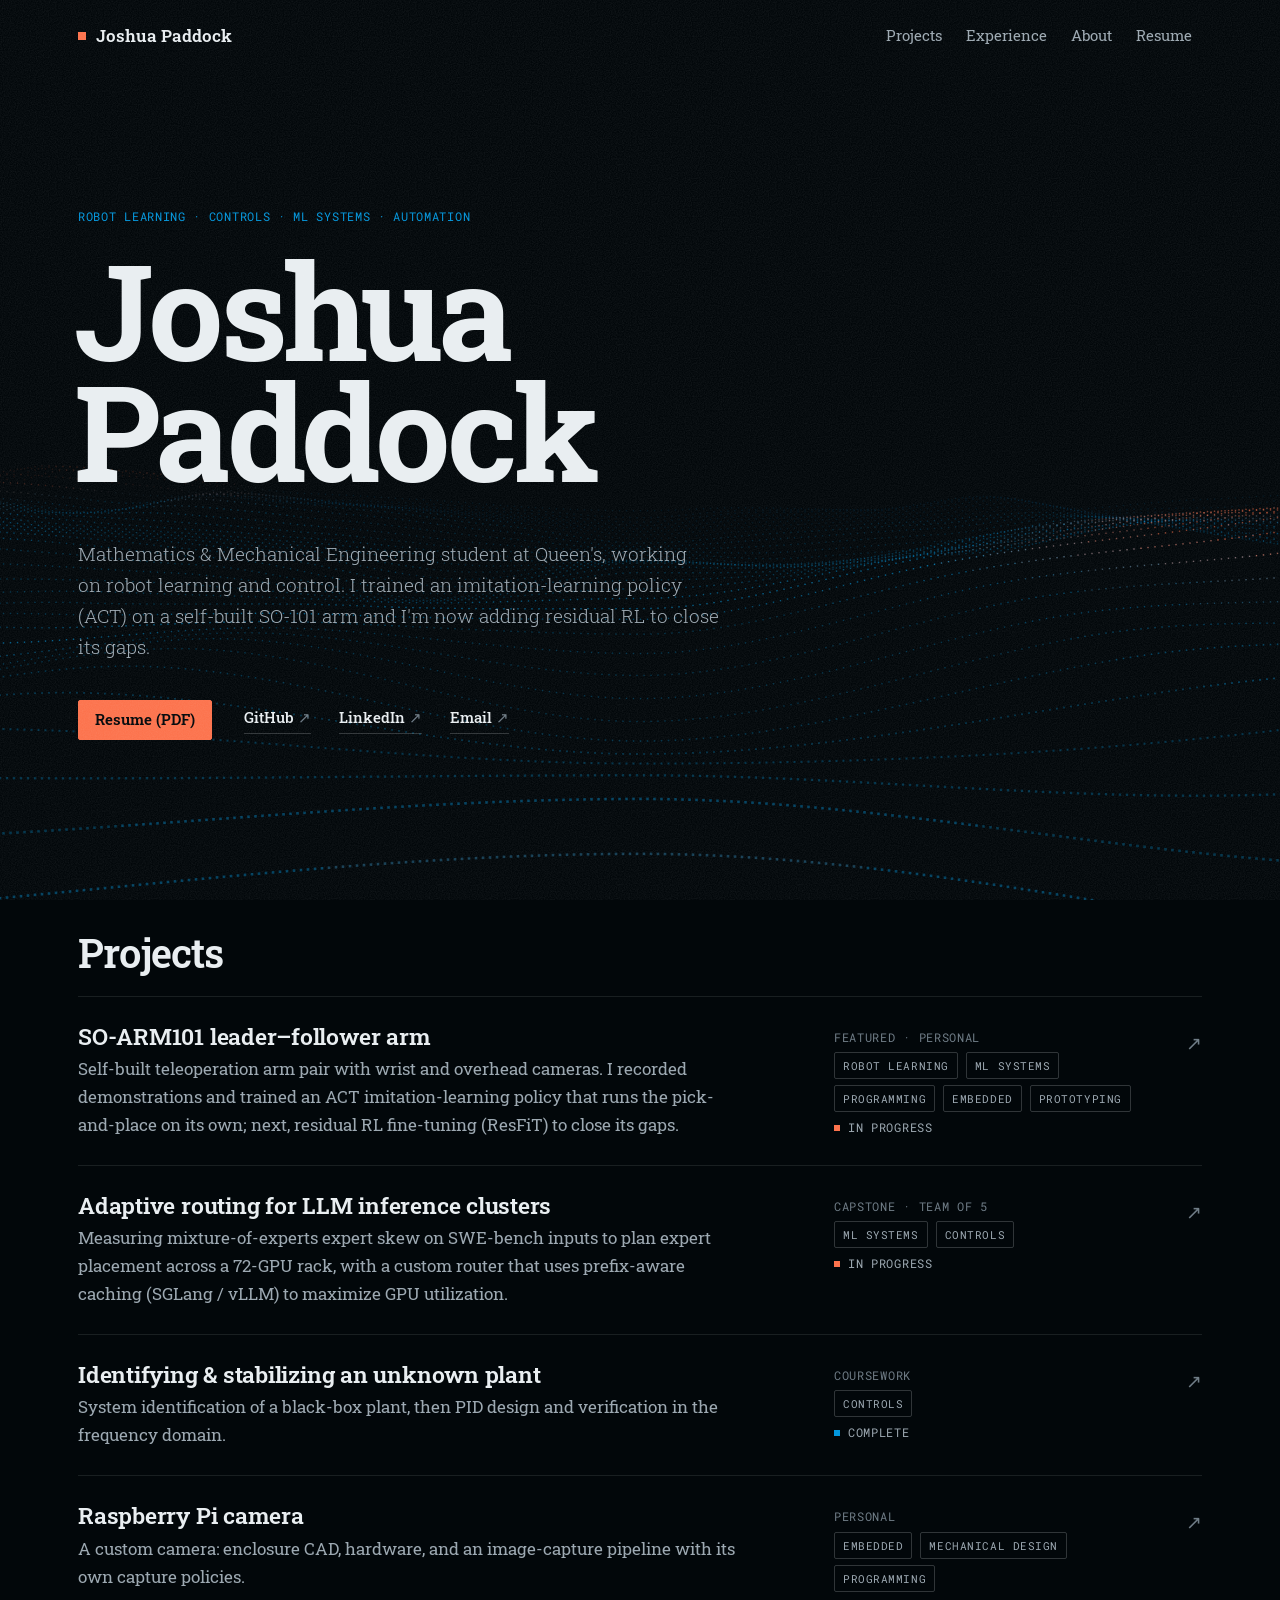
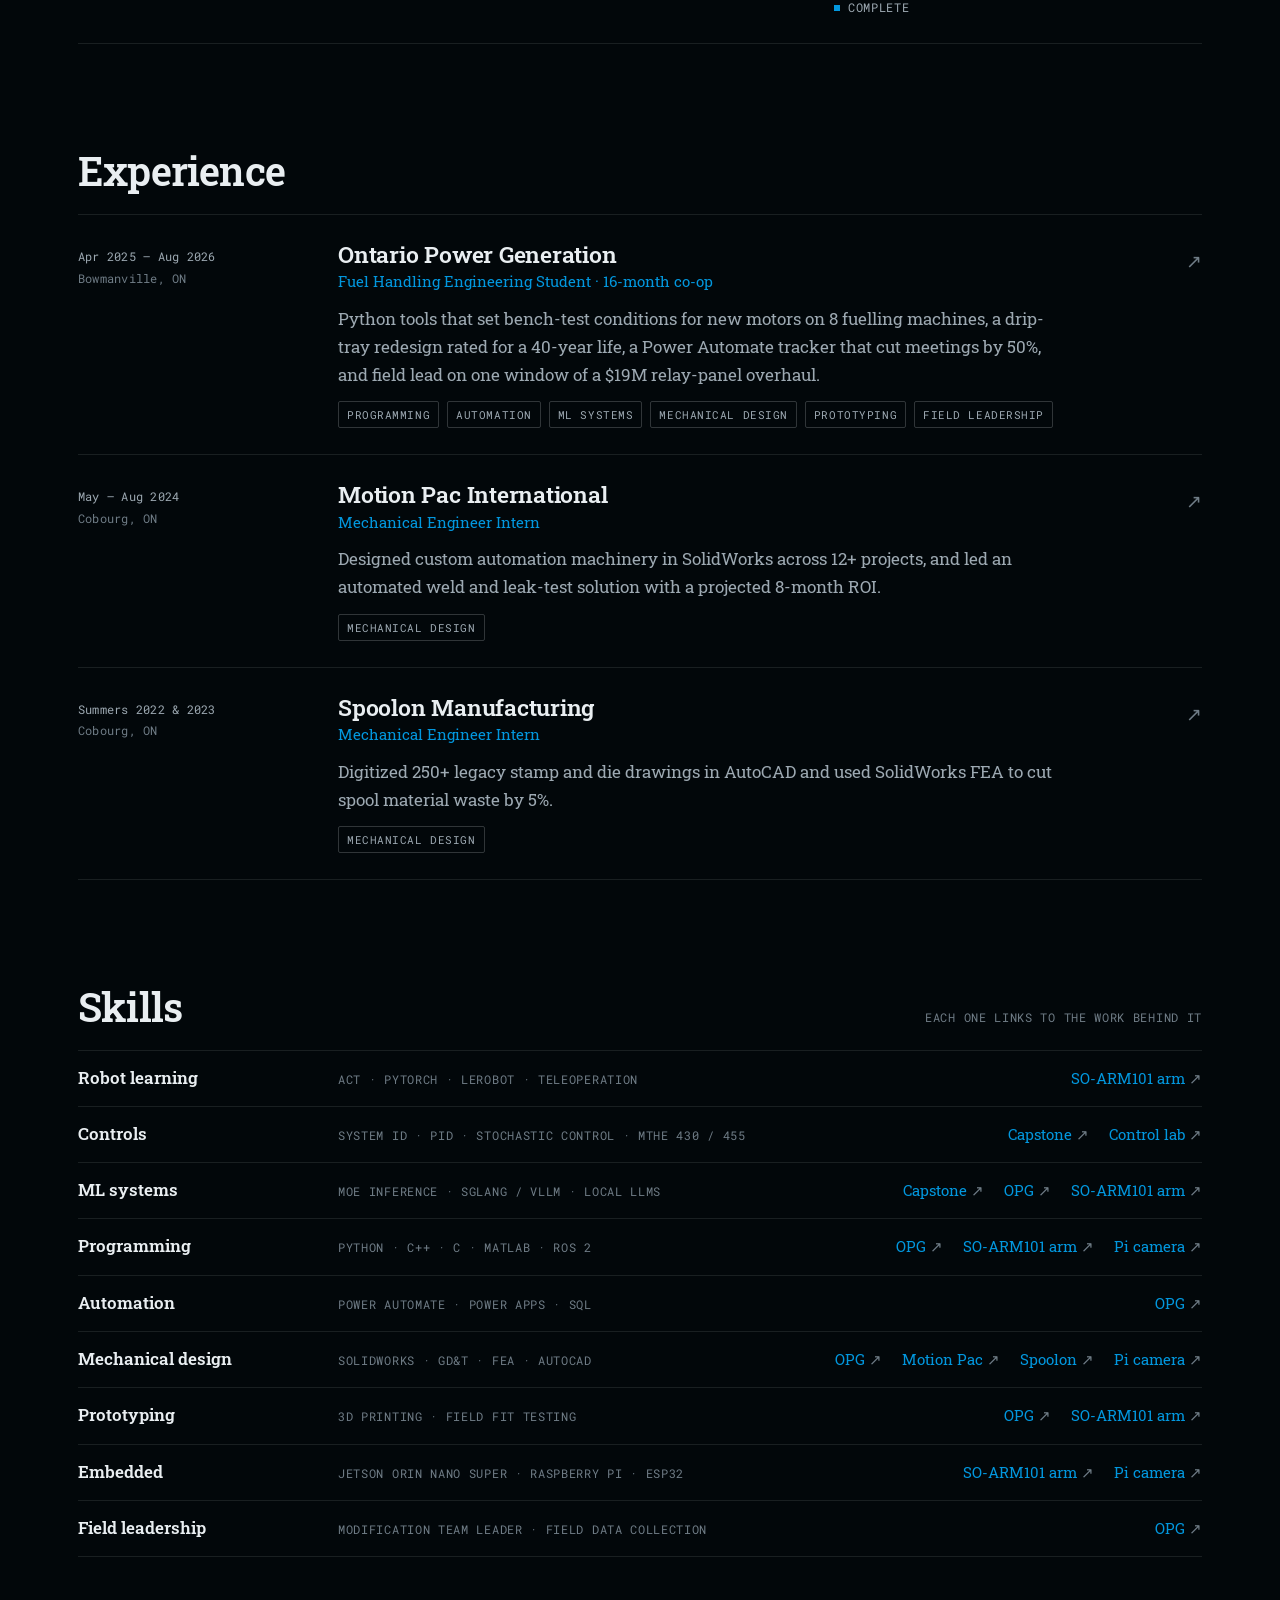
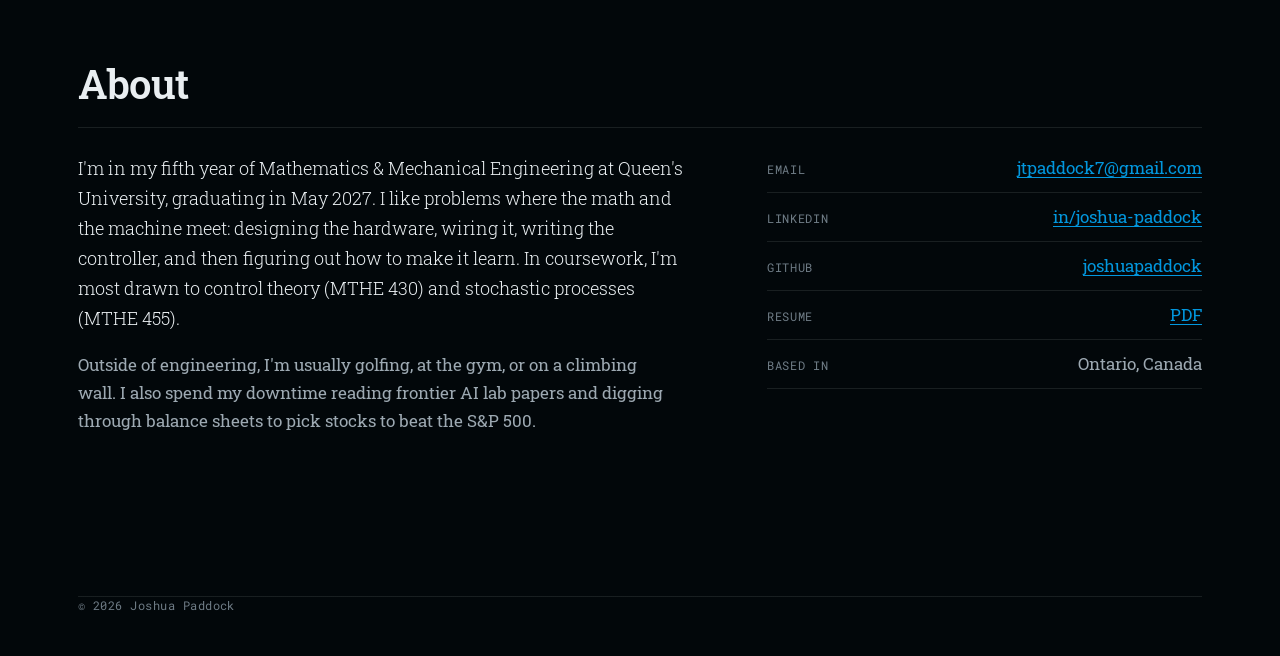
<file: index.html>
<!doctype html>
<html lang="en">
<head>
  <meta charset="utf-8">
  <meta name="viewport" content="width=device-width, initial-scale=1">
  <title>Joshua Paddock — Robot Learning &amp; Controls</title>
  <meta name="description" content="Portfolio of Joshua Paddock, Mathematics & Mechanical Engineering student at Queen's University working on robot learning, controls and ML systems: imitation learning on a self-built SO-101 arm, mixture-of-experts inference routing, and engineering automation at Ontario Power Generation.">

  <!-- UNDER CONSTRUCTION: keeps search engines from indexing placeholders.
       Delete this line (on every page) when you're ready to launch. -->
  <meta name="robots" content="noindex">

  <meta name="theme-color" content="#02070A">
  <meta property="og:title" content="Joshua Paddock — Robot Learning & Controls">
  <meta property="og:description" content="Robot learning, controls, ML systems and engineering automation.">
  <meta property="og:type" content="website">
  <!-- <meta property="og:image" content="https://joshuapaddock.github.io/assets/img/og.jpg"> 1200x630 image shown when the link is shared -->

  <link rel="icon" href="assets/favicon.svg" type="image/svg+xml">
  <link rel="preconnect" href="https://fonts.googleapis.com">
  <link rel="preconnect" href="https://fonts.gstatic.com" crossorigin>
  <link href="https://fonts.googleapis.com/css2?family=Roboto+Slab:wght@300;400;500;600;700&family=Roboto+Mono:wght@400;500&display=swap" rel="stylesheet">
  <link rel="stylesheet" href="assets/css/style.css">
  <script src="assets/js/main.js" defer></script>
</head>
<body>
  <a class="skip-link" href="#main">Skip to content</a>

  <header class="site-header">
    <div class="container">
      <a class="brand" href="./">Joshua Paddock</a>
      <nav class="nav" aria-label="Main">
        <a href="#projects">Projects</a>
        <a href="#experience" class="nav-optional">Experience</a>
        <a href="#about" class="nav-optional">About</a>
        <a href="assets/files/Joshua-Paddock-Resume.pdf">Resume</a>
      </nav>
    </div>
  </header>

  <main id="main">

    <!-- ============ HERO ============ -->
    <section class="hero" id="top">
      <div class="container">
        <p class="label kicker">Robot&nbsp;learning&nbsp;· Controls&nbsp;· ML&nbsp;systems&nbsp;· Automation</p>
        <h1>Joshua<br>Paddock</h1>
        <p class="lede">
          Mathematics &amp; Mechanical Engineering student at Queen's, working on robot learning and control.
          I trained an imitation-learning policy (ACT) on a self-built SO-101 arm and I'm now adding
          residual RL to close its gaps.
        </p>
        <div class="hero-links">
          <a class="btn btn-primary" href="assets/files/Joshua-Paddock-Resume.pdf">Resume (PDF)</a>
          <a href="https://github.com/joshuapaddock" rel="me">GitHub</a>
          <a href="https://www.linkedin.com/in/joshua-paddock" rel="me">LinkedIn</a>
          <a href="mailto:jtpaddock7@gmail.com">Email</a>
        </div>
      </div>
    </section>

    <!-- ============ PROJECTS ============
         Ordered by relevance to the roles you're targeting.
         To add a project: copy one <li> block, copy an existing page in
         projects/ and fill it in. The skill links under each project point
         at the Skills list further down; add the project there as well. -->
    <section class="section" id="projects">
      <div class="container">
        <div class="section-head">
          <h2>Projects</h2>
        </div>

        <ul class="projects">
          <li class="project">
            <div>
              <h3><a href="projects/so-arm101.html">SO-ARM101 leader–follower arm</a></h3>
              <p>Self-built teleoperation arm pair with wrist and overhead cameras. I recorded demonstrations and trained an ACT imitation-learning policy that runs the pick-and-place on its own; next, residual RL fine-tuning (ResFiT) to close its gaps.</p>
            </div>
            <div class="project-meta">
              <span class="label">Featured&nbsp;· Personal</span>
              <span class="tags"><a href="#skill-robot-learning">Robot learning</a> <a href="#skill-ml-systems">ML systems</a> <a href="#skill-programming">Programming</a> <a href="#skill-embedded">Embedded</a> <a href="#skill-prototyping">Prototyping</a></span>
              <span class="status wip">In progress</span>
            </div>
            <span class="project-arrow" aria-hidden="true">↗</span>
          </li>
          <li class="project">
            <div>
              <h3><a href="projects/capstone.html">Adaptive routing for LLM inference clusters</a></h3>
              <p>Measuring mixture-of-experts expert skew on SWE-bench inputs to plan expert placement across a 72-GPU rack, with a custom router that uses prefix-aware caching (SGLang / vLLM) to maximize GPU utilization.</p>
            </div>
            <div class="project-meta">
              <span class="label">Capstone&nbsp;· Team of 5</span>
              <span class="tags"><a href="#skill-ml-systems">ML systems</a> <a href="#skill-controls">Controls</a></span>
              <span class="status wip">In progress</span>
            </div>
            <span class="project-arrow" aria-hidden="true">↗</span>
          </li>
          <li class="project">
            <div>
              <h3><a href="projects/control-lab.html">Identifying &amp; stabilizing an unknown plant</a></h3>
              <p>System identification of a black-box plant, then PID design and verification in the frequency domain.</p>
            </div>
            <div class="project-meta">
              <span class="label">Coursework</span>
              <span class="tags"><a href="#skill-controls">Controls</a></span>
              <span class="status done">Complete</span>
            </div>
            <span class="project-arrow" aria-hidden="true">↗</span>
          </li>
          <li class="project">
            <div>
              <h3><a href="projects/pi-camera.html">Raspberry Pi camera</a></h3>
              <p>A custom camera: enclosure CAD, hardware, and an image-capture pipeline with its own capture policies.</p>
            </div>
            <div class="project-meta">
              <span class="label">Personal</span>
              <span class="tags"><a href="#skill-embedded">Embedded</a> <a href="#skill-mechanical-design">Mechanical design</a> <a href="#skill-programming">Programming</a></span>
              <span class="status done">Complete</span>
            </div>
            <span class="project-arrow" aria-hidden="true">↗</span>
          </li>
        </ul>
      </div>
    </section>

    <!-- ============ EXPERIENCE ============
         Each job opens its own page in experience/ with the full story. -->
    <section class="section" id="experience">
      <div class="container">
        <div class="section-head">
          <h2>Experience</h2>
        </div>

        <ol class="roles">
          <li class="role-row">
            <div class="when">Apr 2025 – Aug 2026<span>Bowmanville, ON</span></div>
            <div>
              <h3><a href="experience/opg.html">Ontario Power Generation</a></h3>
              <div class="role">Fuel Handling Engineering Student&nbsp;· 16-month co-op</div>
              <p>Python tools that set bench-test conditions for new motors on 8 fuelling machines, a drip-tray redesign rated for a 40-year life, a Power Automate tracker that cut meetings by 50%, and field lead on one window of a $19M relay-panel overhaul.</p>
              <span class="tags"><a href="#skill-programming">Programming</a> <a href="#skill-automation">Automation</a> <a href="#skill-ml-systems">ML systems</a> <a href="#skill-mechanical-design">Mechanical design</a> <a href="#skill-prototyping">Prototyping</a> <a href="#skill-field-leadership">Field leadership</a></span>
            </div>
            <span class="project-arrow" aria-hidden="true">↗</span>
          </li>
          <li class="role-row">
            <div class="when">May – Aug 2024<span>Cobourg, ON</span></div>
            <div>
              <h3><a href="experience/motion-pac.html">Motion Pac International</a></h3>
              <div class="role">Mechanical Engineer Intern</div>
              <p>Designed custom automation machinery in SolidWorks across 12+ projects, and led an automated weld and leak-test solution with a projected 8-month ROI.</p>
              <span class="tags"><a href="#skill-mechanical-design">Mechanical design</a></span>
            </div>
            <span class="project-arrow" aria-hidden="true">↗</span>
          </li>
          <li class="role-row">
            <div class="when">Summers 2022 &amp; 2023<span>Cobourg, ON</span></div>
            <div>
              <h3><a href="experience/spoolon.html">Spoolon Manufacturing</a></h3>
              <div class="role">Mechanical Engineer Intern</div>
              <p>Digitized 250+ legacy stamp and die drawings in AutoCAD and used SolidWorks FEA to cut spool material waste by 5%.</p>
              <span class="tags"><a href="#skill-mechanical-design">Mechanical design</a></span>
            </div>
            <span class="project-arrow" aria-hidden="true">↗</span>
          </li>
        </ol>
      </div>
    </section>

    <!-- ============ SKILLS ============
         One row per skill: name, the tools behind it, and the work that
         proves it. Keep the "used in" links in step with the skill links
         on each project and job above. Strongest first. -->
    <section class="section" id="skills">
      <div class="container">
        <div class="section-head">
          <h2>Skills</h2>
          <span class="label">Each one links to the work behind it</span>
        </div>

        <ul class="skill-index">
          <li id="skill-robot-learning">
            <h3>Robot learning</h3>
            <span class="label">ACT&nbsp;· PyTorch&nbsp;· LeRobot&nbsp;· Teleoperation</span>
            <span class="used"><a href="projects/so-arm101.html">SO-ARM101 arm</a></span>
          </li>
          <li id="skill-controls">
            <h3>Controls</h3>
            <span class="label">System&nbsp;ID&nbsp;· PID&nbsp;· Stochastic control&nbsp;· MTHE&nbsp;430&nbsp;/&nbsp;455</span>
            <span class="used"><a href="projects/capstone.html">Capstone</a> <a href="projects/control-lab.html">Control lab</a></span>
          </li>
          <li id="skill-ml-systems">
            <h3>ML systems</h3>
            <span class="label">MoE inference&nbsp;· SGLang&nbsp;/&nbsp;vLLM&nbsp;· Local&nbsp;LLMs</span>
            <span class="used"><a href="projects/capstone.html">Capstone</a> <a href="experience/opg.html#local-llm">OPG</a> <a href="projects/so-arm101.html#edge-inference">SO-ARM101 arm</a></span>
          </li>
          <li id="skill-programming">
            <h3>Programming</h3>
            <span class="label">Python&nbsp;· C++&nbsp;· C&nbsp;· MATLAB&nbsp;· ROS&nbsp;2</span>
            <span class="used"><a href="experience/opg.html#heat-maps">OPG</a> <a href="projects/so-arm101.html">SO-ARM101 arm</a> <a href="projects/pi-camera.html">Pi camera</a></span>
          </li>
          <li id="skill-automation">
            <h3>Automation</h3>
            <span class="label">Power Automate&nbsp;· Power Apps&nbsp;· SQL</span>
            <span class="used"><a href="experience/opg.html#tracker">OPG</a></span>
          </li>
          <li id="skill-mechanical-design">
            <h3>Mechanical design</h3>
            <span class="label">SolidWorks&nbsp;· GD&amp;T&nbsp;· FEA&nbsp;· AutoCAD</span>
            <span class="used"><a href="experience/opg.html#drip-tray">OPG</a> <a href="experience/motion-pac.html">Motion Pac</a> <a href="experience/spoolon.html">Spoolon</a> <a href="projects/pi-camera.html">Pi camera</a></span>
          </li>
          <li id="skill-prototyping">
            <h3>Prototyping</h3>
            <span class="label">3D printing&nbsp;· Field fit testing</span>
            <span class="used"><a href="experience/opg.html#drip-tray">OPG</a> <a href="projects/so-arm101.html">SO-ARM101 arm</a></span>
          </li>
          <li id="skill-embedded">
            <h3>Embedded</h3>
            <span class="label">Jetson Orin Nano Super&nbsp;· Raspberry&nbsp;Pi&nbsp;· ESP32</span>
            <span class="used"><a href="projects/so-arm101.html">SO-ARM101 arm</a> <a href="projects/pi-camera.html">Pi camera</a></span>
          </li>
          <li id="skill-field-leadership">
            <h3>Field leadership</h3>
            <span class="label">Modification Team Leader&nbsp;· Field data collection</span>
            <span class="used"><a href="experience/opg.html#relay-panel">OPG</a></span>
          </li>
        </ul>
      </div>
    </section>

    <!-- ============ ABOUT ============ -->
    <section class="section" id="about">
      <div class="container">
        <div class="section-head">
          <h2>About</h2>
        </div>
        <div class="about">
          <div>
            <p>
              I'm in my fifth year of Mathematics &amp; Mechanical Engineering at Queen's University,
              graduating in May 2027. I like problems where the math and the machine meet: designing
              the hardware, wiring it, writing the controller, and then figuring out how to make it learn.
              In coursework, I'm most drawn to control theory (MTHE 430) and stochastic processes (MTHE 455).
            </p>
            <p>Outside of engineering, I'm usually golfing, at the gym, or on a climbing wall. I also spend my downtime reading frontier AI lab papers and digging through balance sheets to pick stocks to beat the S&amp;P 500.</p>
          </div>
          <ul class="contact-list">
            <li><span>Email</span><a href="mailto:jtpaddock7@gmail.com">jtpaddock7@gmail.com</a></li>
            <li><span>LinkedIn</span><a href="https://www.linkedin.com/in/joshua-paddock">in/joshua-paddock</a></li>
            <li><span>GitHub</span><a href="https://github.com/joshuapaddock">joshuapaddock</a></li>
            <li><span>Resume</span><a href="assets/files/Joshua-Paddock-Resume.pdf">PDF</a></li>
            <li><span>Based in</span><span>Ontario, Canada</span></li>
          </ul>
        </div>
      </div>
    </section>

  </main>

  <footer class="site-footer">
    <div class="container">
      <span>© <span data-year>2026</span> Joshua Paddock</span>
    </div>
  </footer>
</body>
</html>
</file>
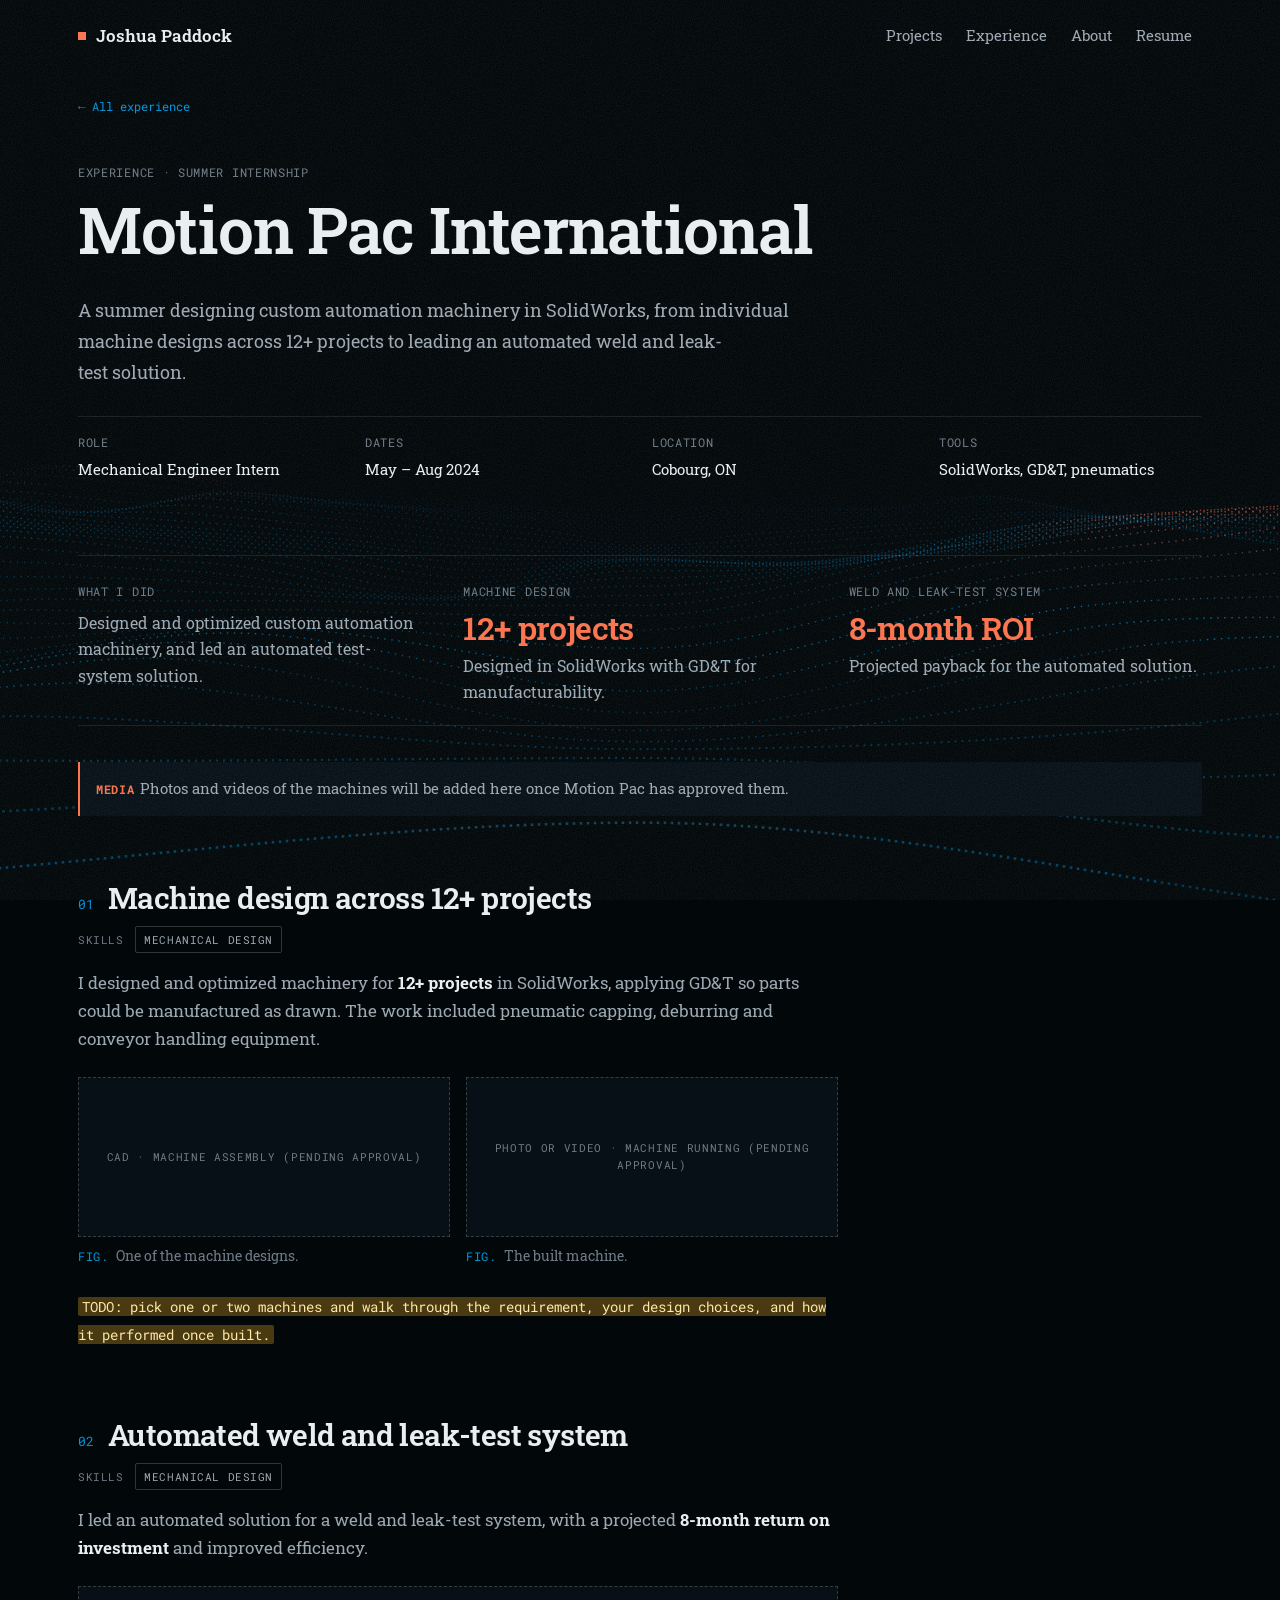
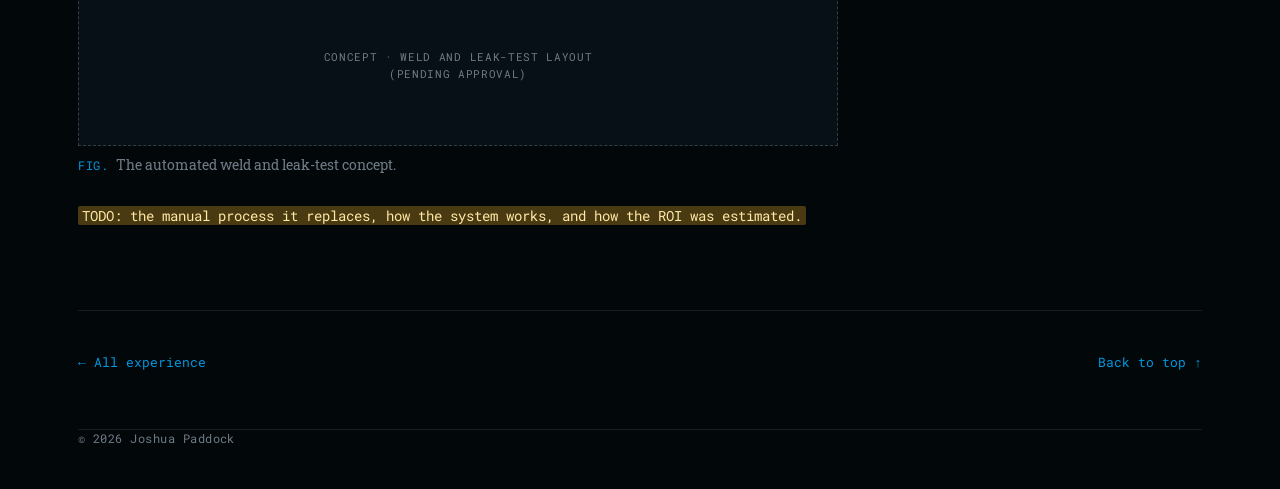
<file: experience/motion-pac.html>
<!doctype html>
<html lang="en">
<head>
  <meta charset="utf-8">
  <meta name="viewport" content="width=device-width, initial-scale=1">
  <title>Motion Pac International — Joshua Paddock</title>
  <meta name="description" content="Joshua Paddock's mechanical engineering internship at Motion Pac International: custom automation machinery in SolidWorks across 12+ projects and an automated weld and leak-test solution.">
  <meta name="robots" content="noindex"><!-- delete at launch -->
  <meta name="theme-color" content="#02070A">
  <link rel="icon" href="../assets/favicon.svg" type="image/svg+xml">
  <link rel="preconnect" href="https://fonts.googleapis.com">
  <link rel="preconnect" href="https://fonts.gstatic.com" crossorigin>
  <link href="https://fonts.googleapis.com/css2?family=Roboto+Slab:wght@300;400;500;600;700&family=Roboto+Mono:wght@400;500&display=swap" rel="stylesheet">
  <link rel="stylesheet" href="../assets/css/style.css">
  <script src="../assets/js/main.js" defer></script>
</head>
<body>
  <a class="skip-link" href="#main">Skip to content</a>

  <header class="site-header">
    <div class="container">
      <a class="brand" href="../">Joshua Paddock</a>
      <nav class="nav" aria-label="Main">
        <a href="../#projects">Projects</a>
        <a href="../#experience" class="nav-optional">Experience</a>
        <a href="../#about" class="nav-optional">About</a>
        <a href="../assets/files/Joshua-Paddock-Resume.pdf">Resume</a>
      </nav>
    </div>
  </header>

  <main id="main" class="container">
    <div class="crumbs"><a href="../#experience">← All experience</a></div>

    <!-- HOW TO FILL THIS PAGE IN
         Each numbered section is one piece of work. Replace the yellow TODO
         notes with the longer story, and swap each <div class="ph"> for an
         <img>, <video controls> or a YouTube <iframe> once Motion Pac has
         approved it. Delete the "Media" note below when they're in. -->

    <header class="project-head">
      <span class="label">Experience · Summer internship</span>
      <h1>Motion Pac International</h1>
      <p class="lede">A summer designing custom automation machinery in SolidWorks, from individual machine designs across 12+ projects to leading an automated weld and leak-test solution.</p>

      <dl class="spec">
        <div><dt class="label">Role</dt><dd>Mechanical Engineer Intern</dd></div>
        <div><dt class="label">Dates</dt><dd>May – Aug 2024</dd></div>
        <div><dt class="label">Location</dt><dd>Cobourg, ON</dd></div>
        <div><dt class="label">Tools</dt><dd>SolidWorks, GD&amp;T, pneumatics</dd></div>
      </dl>
    </header>

    <section class="tldr" aria-label="Headline results">
      <div><span class="label">What I did</span><p>Designed and optimized custom automation machinery, and led an automated test-system solution.</p></div>
      <div><span class="label">Machine design</span><p class="metric">12+ projects</p><p>Designed in SolidWorks with GD&amp;T for manufacturability.</p></div>
      <div><span class="label">Weld and leak-test system</span><p class="metric">8-month ROI</p><p>Projected payback for the automated solution.</p></div>
    </section>

    <p class="note"><strong>Media</strong>Photos and videos of the machines will be added here once Motion Pac has approved them.</p>

    <article class="prose">
      <section class="prose-section" id="machine-design">
        <h2><span class="num">01</span> Machine design across 12+ projects</h2>
        <p class="tags"><span>Skills</span> <a href="../#skill-mechanical-design">Mechanical design</a></p>
        <p>I designed and optimized machinery for <strong>12+ projects</strong> in SolidWorks, applying GD&amp;T
        so parts could be manufactured as drawn. The work included pneumatic capping, deburring and conveyor
        handling equipment.</p>
        <div class="fig-row">
          <figure><div class="ph short" data-label="CAD · machine assembly (pending approval)"></div><figcaption>One of the machine designs.</figcaption></figure>
          <figure><div class="ph short" data-label="Photo or video · machine running (pending approval)"></div><figcaption>The built machine.</figcaption></figure>
        </div>
        <p><span class="todo">TODO: pick one or two machines and walk through the requirement, your design choices, and how it performed once built.</span></p>
      </section>

      <section class="prose-section" id="weld-leak-test">
        <h2><span class="num">02</span> Automated weld and leak-test system</h2>
        <p class="tags"><span>Skills</span> <a href="../#skill-mechanical-design">Mechanical design</a></p>
        <p>I led an automated solution for a weld and leak-test system, with a projected
        <strong>8-month return on investment</strong> and improved efficiency.</p>
        <figure><div class="ph short" data-label="Concept · weld and leak-test layout (pending approval)"></div><figcaption>The automated weld and leak-test concept.</figcaption></figure>
        <p><span class="todo">TODO: the manual process it replaces, how the system works, and how the ROI was estimated.</span></p>
      </section>
    </article>

    <nav class="project-foot" aria-label="Page navigation">
      <a href="../#experience">← All experience</a>
      <a href="#main">Back to top ↑</a>
    </nav>
  </main>

  <footer class="site-footer">
    <div class="container">
      <span>© <span data-year>2026</span> Joshua Paddock</span>
    </div>
  </footer>
</body>
</html>
</file>
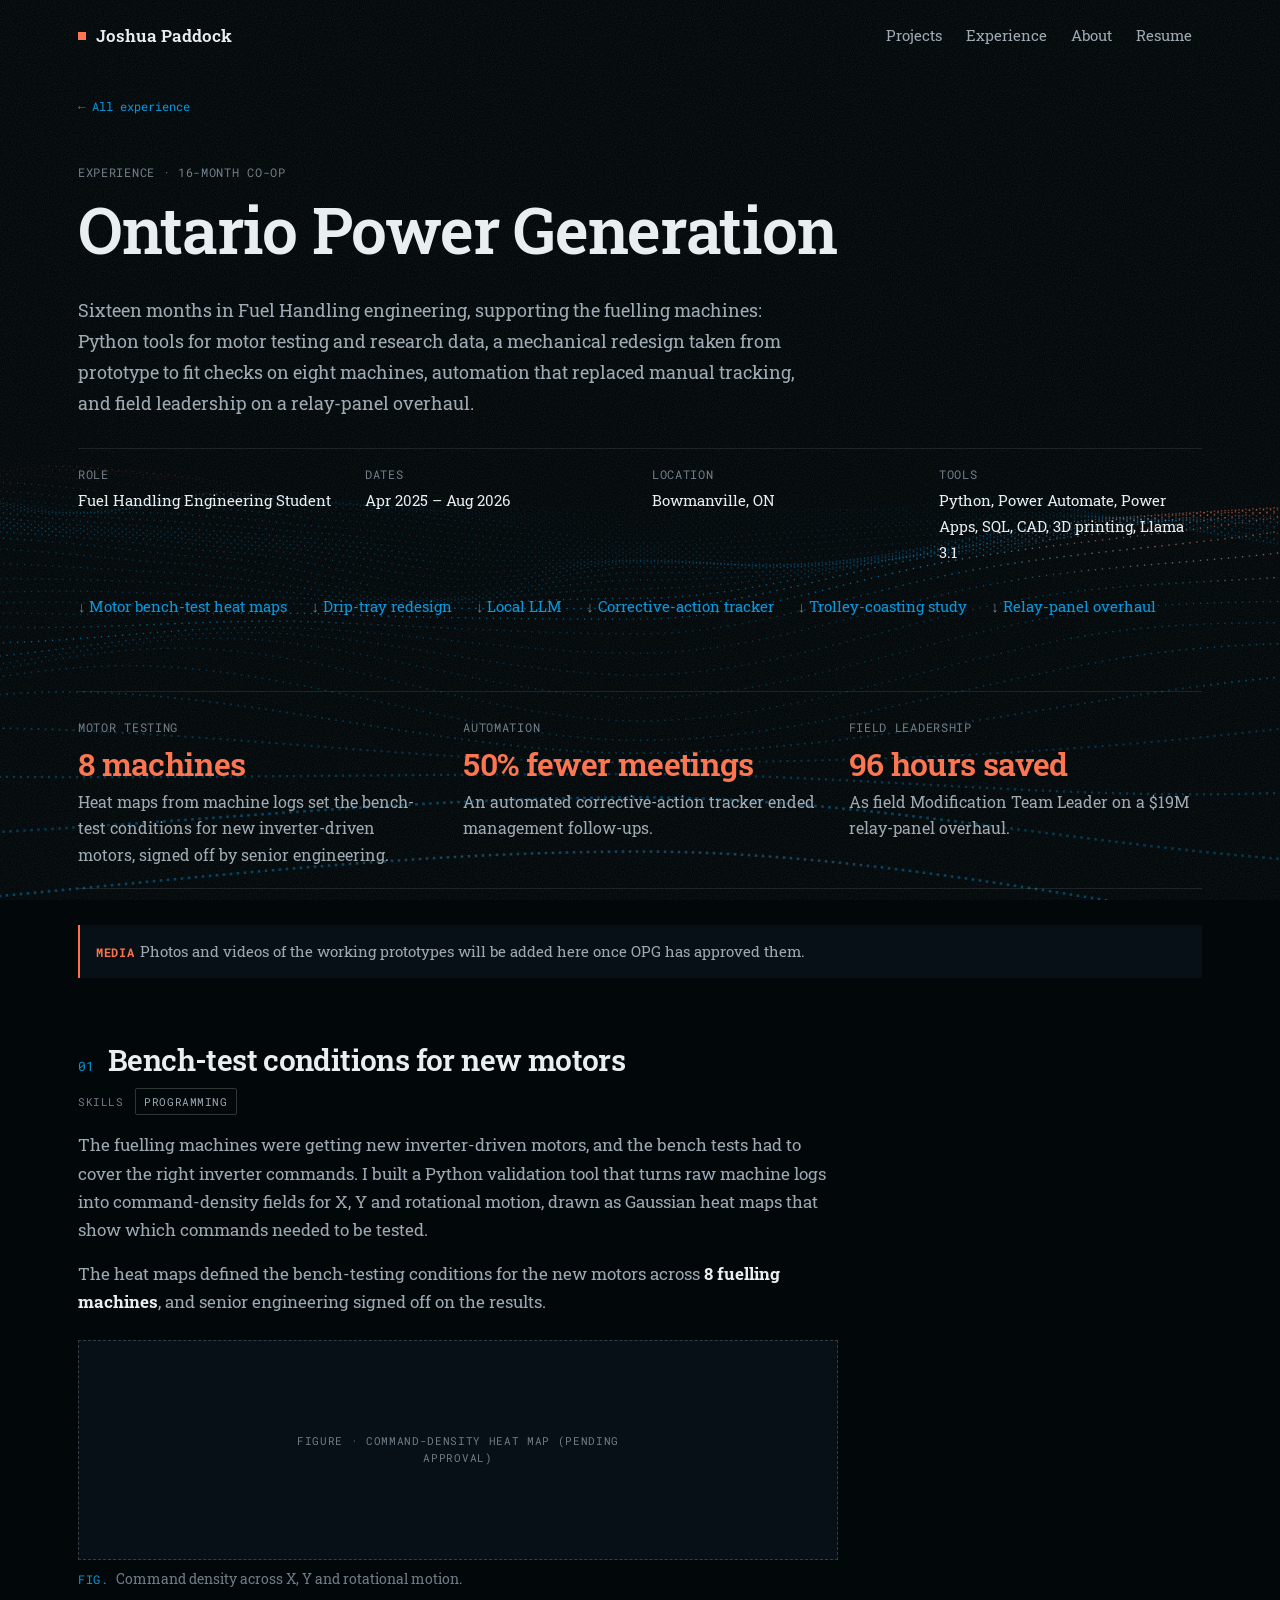
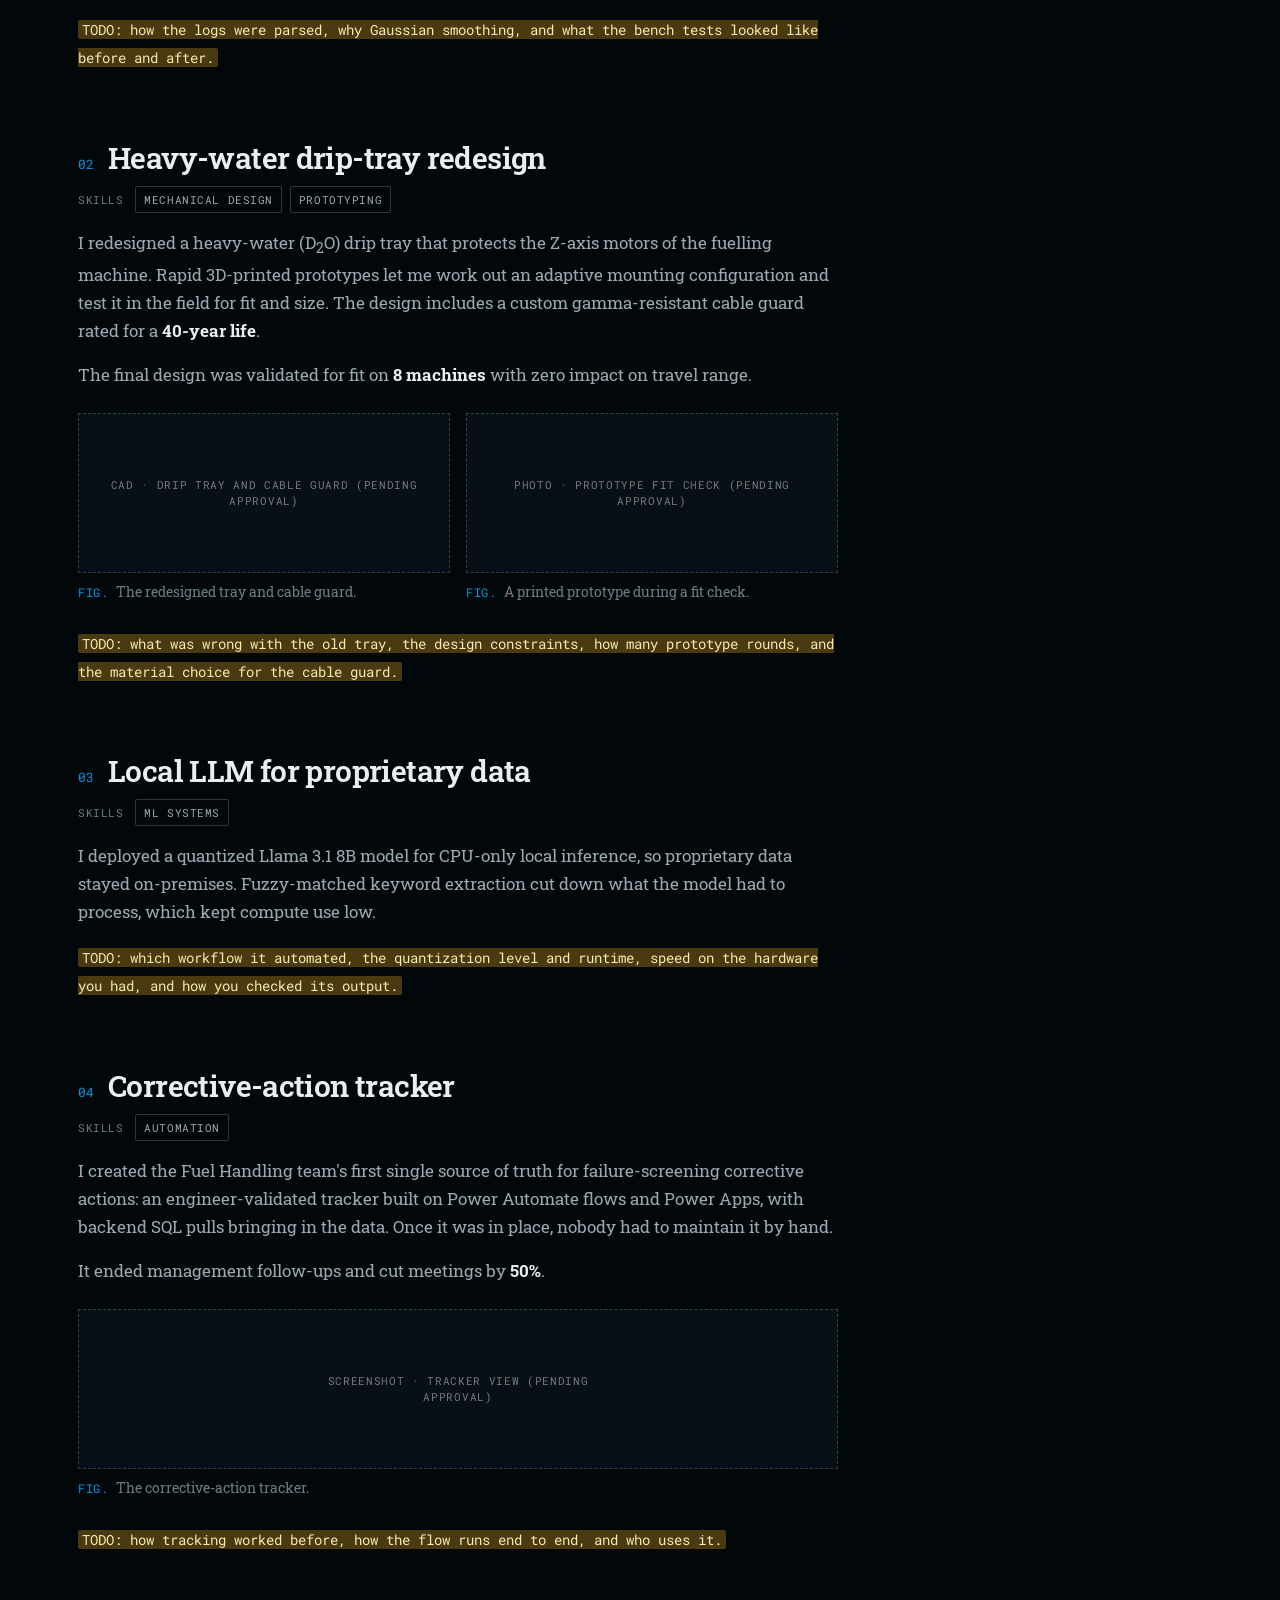
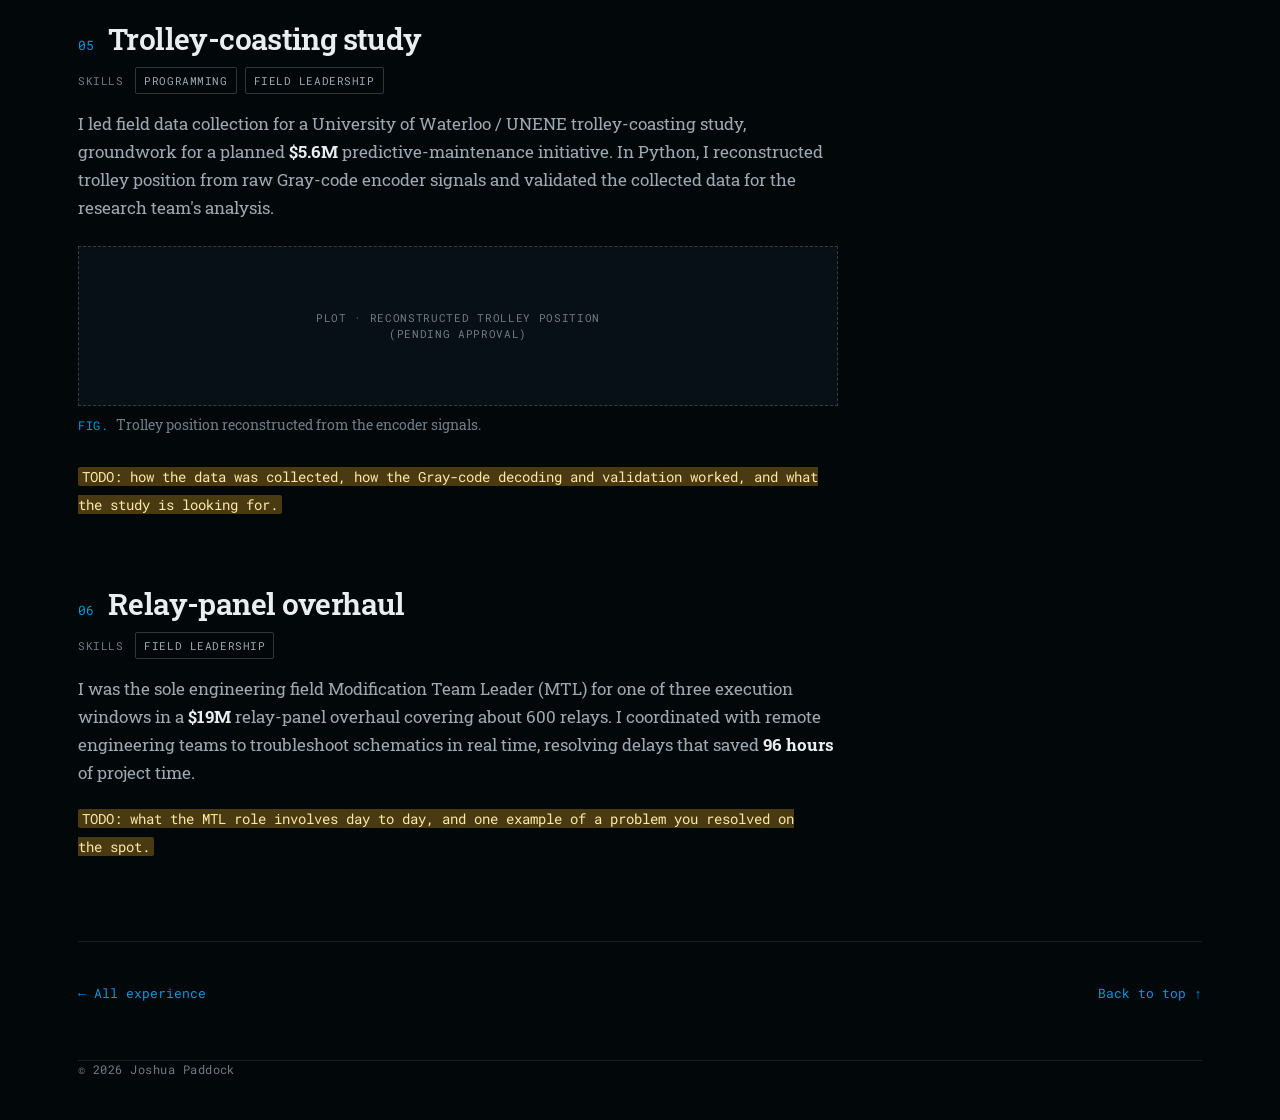
<file: experience/opg.html>
<!doctype html>
<html lang="en">
<head>
  <meta charset="utf-8">
  <meta name="viewport" content="width=device-width, initial-scale=1">
  <title>Ontario Power Generation — Joshua Paddock</title>
  <meta name="description" content="Joshua Paddock's 16-month co-op in Fuel Handling engineering at Ontario Power Generation: Python tools for motor testing, a drip-tray redesign, workflow automation, a local LLM, and field leadership on a relay-panel overhaul.">
  <meta name="robots" content="noindex"><!-- delete at launch -->
  <meta name="theme-color" content="#02070A">
  <link rel="icon" href="../assets/favicon.svg" type="image/svg+xml">
  <link rel="preconnect" href="https://fonts.googleapis.com">
  <link rel="preconnect" href="https://fonts.gstatic.com" crossorigin>
  <link href="https://fonts.googleapis.com/css2?family=Roboto+Slab:wght@300;400;500;600;700&family=Roboto+Mono:wght@400;500&display=swap" rel="stylesheet">
  <link rel="stylesheet" href="../assets/css/style.css">
  <script src="../assets/js/main.js" defer></script>
</head>
<body>
  <a class="skip-link" href="#main">Skip to content</a>

  <header class="site-header">
    <div class="container">
      <a class="brand" href="../">Joshua Paddock</a>
      <nav class="nav" aria-label="Main">
        <a href="../#projects">Projects</a>
        <a href="../#experience" class="nav-optional">Experience</a>
        <a href="../#about" class="nav-optional">About</a>
        <a href="../assets/files/Joshua-Paddock-Resume.pdf">Resume</a>
      </nav>
    </div>
  </header>

  <main id="main" class="container">
    <div class="crumbs"><a href="../#experience">← All experience</a></div>

    <!-- HOW TO FILL THIS PAGE IN
         Each numbered section is one piece of work. Replace the yellow TODO
         notes with the longer story, and swap each <div class="ph"> for an
         <img>, <video controls> or a YouTube <iframe> once OPG has approved
         the photo or video. Delete the "Media" note below when they're in. -->

    <header class="project-head">
      <span class="label">Experience · 16-month co-op</span>
      <h1>Ontario Power Generation</h1>
      <p class="lede">Sixteen months in Fuel Handling engineering, supporting the fuelling machines: Python tools for motor testing and research data, a mechanical redesign taken from prototype to fit checks on eight machines, automation that replaced manual tracking, and field leadership on a relay-panel overhaul.</p>

      <dl class="spec">
        <div><dt class="label">Role</dt><dd>Fuel Handling Engineering Student</dd></div>
        <div><dt class="label">Dates</dt><dd>Apr 2025 – Aug 2026</dd></div>
        <div><dt class="label">Location</dt><dd>Bowmanville, ON</dd></div>
        <div><dt class="label">Tools</dt><dd>Python, Power Automate, Power Apps, SQL, CAD, 3D printing, Llama 3.1</dd></div>
      </dl>

      <ul class="jump" aria-label="On this page">
        <li><a href="#heat-maps">Motor bench-test heat maps</a></li>
        <li><a href="#drip-tray">Drip-tray redesign</a></li>
        <li><a href="#local-llm">Local LLM</a></li>
        <li><a href="#tracker">Corrective-action tracker</a></li>
        <li><a href="#trolley-study">Trolley-coasting study</a></li>
        <li><a href="#relay-panel">Relay-panel overhaul</a></li>
      </ul>
    </header>

    <section class="tldr" aria-label="Headline results">
      <div><span class="label">Motor testing</span><p class="metric">8 machines</p><p>Heat maps from machine logs set the bench-test conditions for new inverter-driven motors, signed off by senior engineering.</p></div>
      <div><span class="label">Automation</span><p class="metric">50% fewer meetings</p><p>An automated corrective-action tracker ended management follow-ups.</p></div>
      <div><span class="label">Field leadership</span><p class="metric">96 hours saved</p><p>As field Modification Team Leader on a $19M relay-panel overhaul.</p></div>
    </section>

    <p class="note"><strong>Media</strong>Photos and videos of the working prototypes will be added here once OPG has approved them.</p>

    <article class="prose">
      <section class="prose-section" id="heat-maps">
        <h2><span class="num">01</span> Bench-test conditions for new motors</h2>
        <p class="tags"><span>Skills</span> <a href="../#skill-programming">Programming</a></p>
        <p>The fuelling machines were getting new inverter-driven motors, and the bench tests had to cover the right
        inverter commands. I built a Python validation tool that turns raw machine logs into command-density fields
        for X, Y and rotational motion, drawn as Gaussian heat maps that show which commands needed to be tested.</p>
        <p>The heat maps defined the bench-testing conditions for the new motors across <strong>8 fuelling
        machines</strong>, and senior engineering signed off on the results.</p>
        <figure><div class="ph" data-label="Figure · command-density heat map (pending approval)"></div><figcaption>Command density across X, Y and rotational motion.</figcaption></figure>
        <p><span class="todo">TODO: how the logs were parsed, why Gaussian smoothing, and what the bench tests looked like before and after.</span></p>
      </section>

      <section class="prose-section" id="drip-tray">
        <h2><span class="num">02</span> Heavy-water drip-tray redesign</h2>
        <p class="tags"><span>Skills</span> <a href="../#skill-mechanical-design">Mechanical design</a> <a href="../#skill-prototyping">Prototyping</a></p>
        <p>I redesigned a heavy-water (D<sub>2</sub>O) drip tray that protects the Z-axis motors of the fuelling
        machine. Rapid 3D-printed prototypes let me work out an adaptive mounting configuration and test it in
        the field for fit and size. The design includes a custom gamma-resistant cable guard rated for a
        <strong>40-year life</strong>.</p>
        <p>The final design was validated for fit on <strong>8 machines</strong> with zero impact on travel range.</p>
        <div class="fig-row">
          <figure><div class="ph short" data-label="CAD · drip tray and cable guard (pending approval)"></div><figcaption>The redesigned tray and cable guard.</figcaption></figure>
          <figure><div class="ph short" data-label="Photo · prototype fit check (pending approval)"></div><figcaption>A printed prototype during a fit check.</figcaption></figure>
        </div>
        <p><span class="todo">TODO: what was wrong with the old tray, the design constraints, how many prototype rounds, and the material choice for the cable guard.</span></p>
      </section>

      <section class="prose-section" id="local-llm">
        <h2><span class="num">03</span> Local LLM for proprietary data</h2>
        <p class="tags"><span>Skills</span> <a href="../#skill-ml-systems">ML systems</a></p>
        <p>I deployed a quantized Llama 3.1 8B model for CPU-only local inference, so proprietary data stayed
        on-premises. Fuzzy-matched keyword extraction cut down what the model had to process, which kept
        compute use low.</p>
        <p><span class="todo">TODO: which workflow it automated, the quantization level and runtime, speed on the hardware you had, and how you checked its output.</span></p>
      </section>

      <section class="prose-section" id="tracker">
        <h2><span class="num">04</span> Corrective-action tracker</h2>
        <p class="tags"><span>Skills</span> <a href="../#skill-automation">Automation</a></p>
        <p>I created the Fuel Handling team's first single source of truth for failure-screening corrective
        actions: an engineer-validated tracker built on Power Automate flows and Power Apps, with backend SQL
        pulls bringing in the data. Once it was in place, nobody had to maintain it by hand.</p>
        <p>It ended management follow-ups and cut meetings by <strong>50%</strong>.</p>
        <figure><div class="ph short" data-label="Screenshot · tracker view (pending approval)"></div><figcaption>The corrective-action tracker.</figcaption></figure>
        <p><span class="todo">TODO: how tracking worked before, how the flow runs end to end, and who uses it.</span></p>
      </section>

      <section class="prose-section" id="trolley-study">
        <h2><span class="num">05</span> Trolley-coasting study</h2>
        <p class="tags"><span>Skills</span> <a href="../#skill-programming">Programming</a> <a href="../#skill-field-leadership">Field leadership</a></p>
        <p>I led field data collection for a University of Waterloo / UNENE trolley-coasting study, groundwork
        for a planned <strong>$5.6M</strong> predictive-maintenance initiative. In Python, I reconstructed trolley
        position from raw Gray-code encoder signals and validated the collected data for the research team's
        analysis.</p>
        <figure><div class="ph short" data-label="Plot · reconstructed trolley position (pending approval)"></div><figcaption>Trolley position reconstructed from the encoder signals.</figcaption></figure>
        <p><span class="todo">TODO: how the data was collected, how the Gray-code decoding and validation worked, and what the study is looking for.</span></p>
      </section>

      <section class="prose-section" id="relay-panel">
        <h2><span class="num">06</span> Relay-panel overhaul</h2>
        <p class="tags"><span>Skills</span> <a href="../#skill-field-leadership">Field leadership</a></p>
        <p>I was the sole engineering field Modification Team Leader (MTL) for one of three execution windows in
        a <strong>$19M</strong> relay-panel overhaul covering about 600 relays. I coordinated with remote
        engineering teams to troubleshoot schematics in real time, resolving delays that saved
        <strong>96 hours</strong> of project time.</p>
        <p><span class="todo">TODO: what the MTL role involves day to day, and one example of a problem you resolved on the spot.</span></p>
      </section>
    </article>

    <nav class="project-foot" aria-label="Page navigation">
      <a href="../#experience">← All experience</a>
      <a href="#main">Back to top ↑</a>
    </nav>
  </main>

  <footer class="site-footer">
    <div class="container">
      <span>© <span data-year>2026</span> Joshua Paddock</span>
    </div>
  </footer>
</body>
</html>
</file>
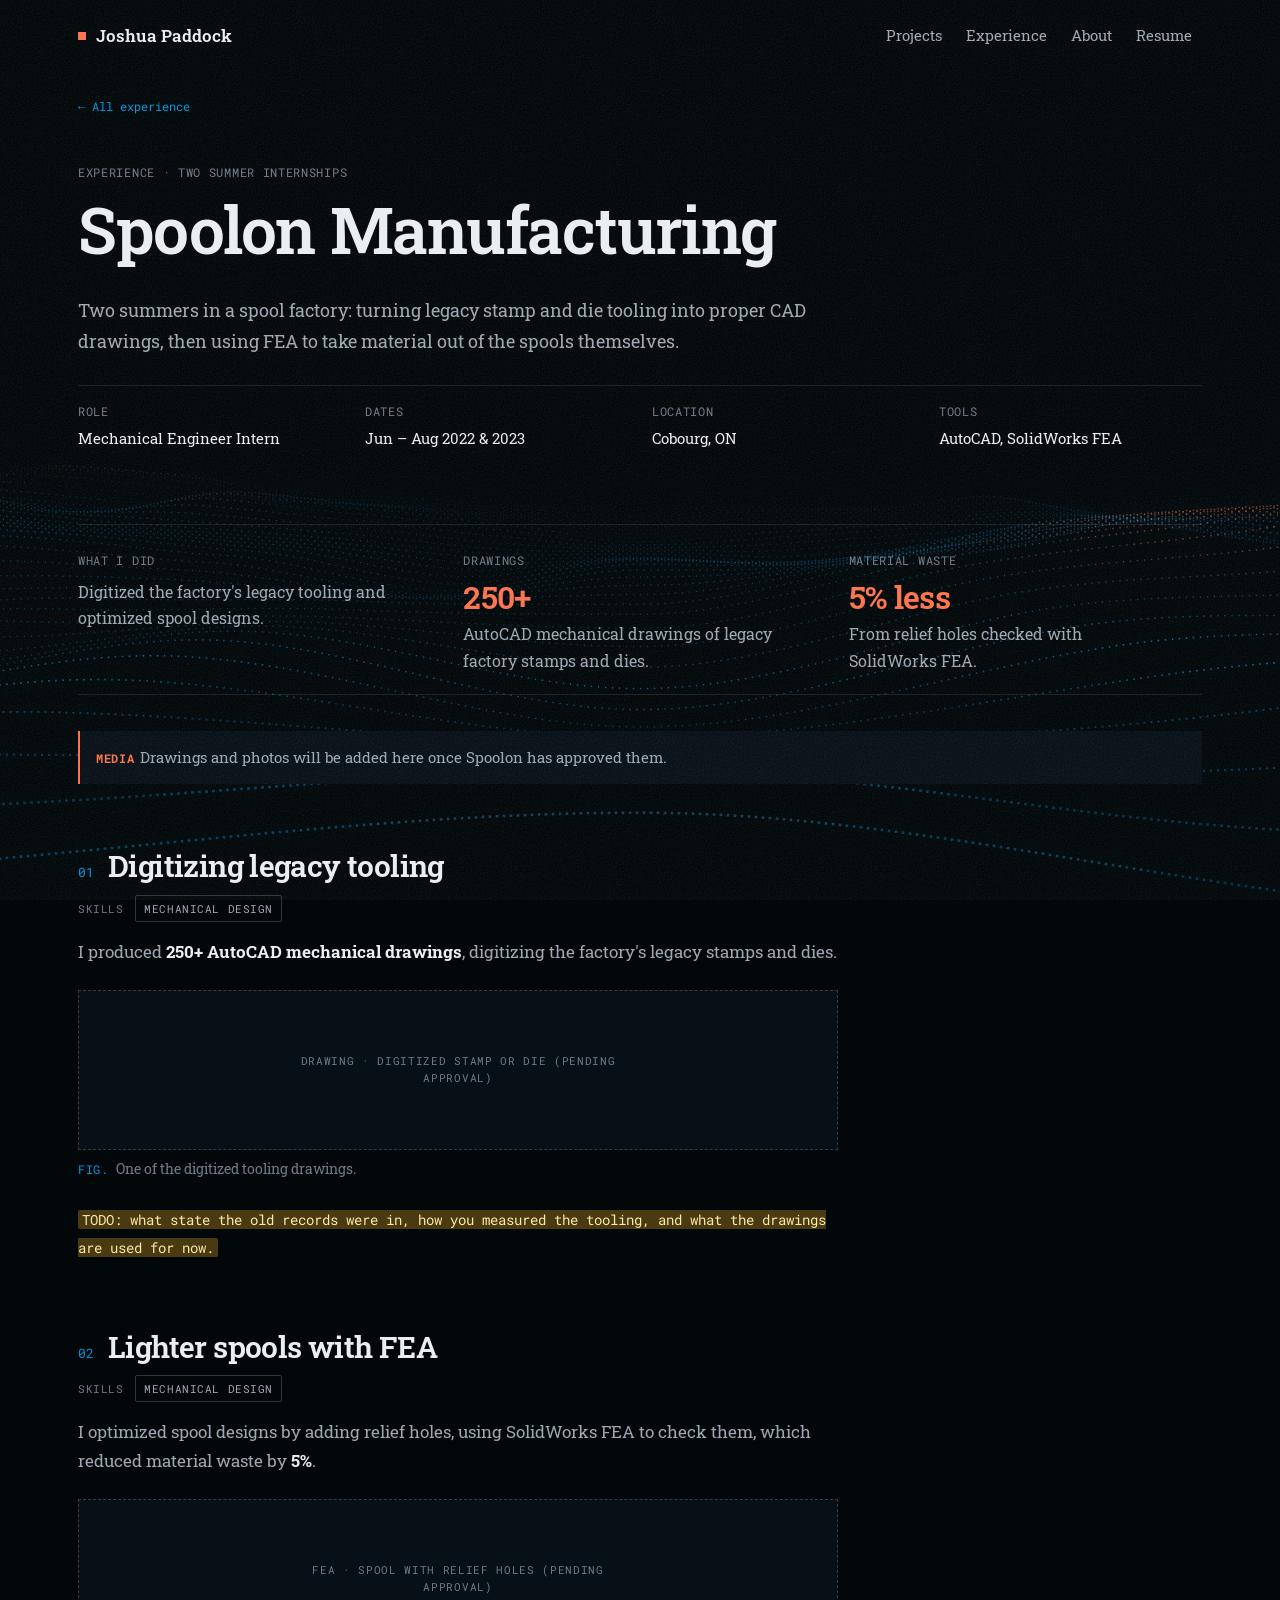
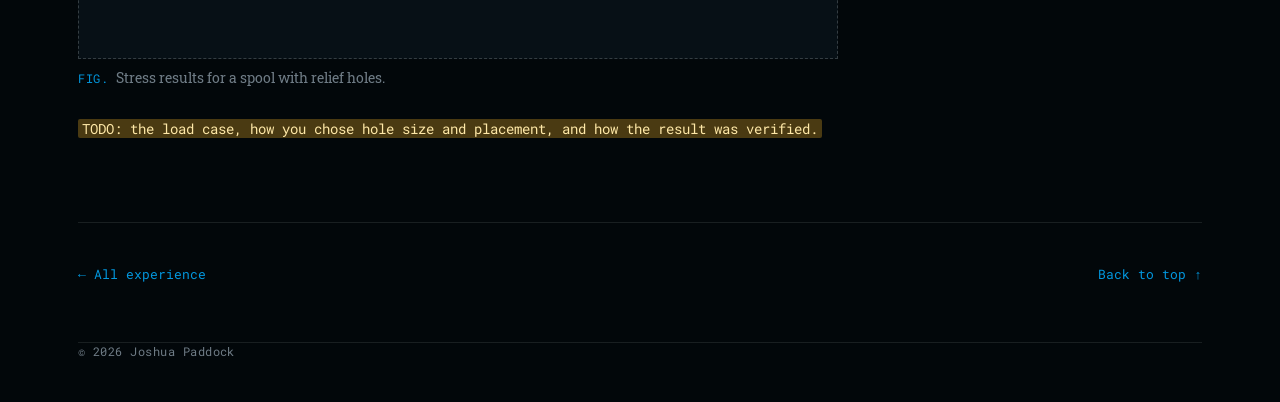
<file: experience/spoolon.html>
<!doctype html>
<html lang="en">
<head>
  <meta charset="utf-8">
  <meta name="viewport" content="width=device-width, initial-scale=1">
  <title>Spoolon Manufacturing — Joshua Paddock</title>
  <meta name="description" content="Joshua Paddock's mechanical engineering internships at Spoolon Manufacturing: 250+ legacy tooling drawings digitized in AutoCAD and spool designs optimized with SolidWorks FEA.">
  <meta name="robots" content="noindex"><!-- delete at launch -->
  <meta name="theme-color" content="#02070A">
  <link rel="icon" href="../assets/favicon.svg" type="image/svg+xml">
  <link rel="preconnect" href="https://fonts.googleapis.com">
  <link rel="preconnect" href="https://fonts.gstatic.com" crossorigin>
  <link href="https://fonts.googleapis.com/css2?family=Roboto+Slab:wght@300;400;500;600;700&family=Roboto+Mono:wght@400;500&display=swap" rel="stylesheet">
  <link rel="stylesheet" href="../assets/css/style.css">
  <script src="../assets/js/main.js" defer></script>
</head>
<body>
  <a class="skip-link" href="#main">Skip to content</a>

  <header class="site-header">
    <div class="container">
      <a class="brand" href="../">Joshua Paddock</a>
      <nav class="nav" aria-label="Main">
        <a href="../#projects">Projects</a>
        <a href="../#experience" class="nav-optional">Experience</a>
        <a href="../#about" class="nav-optional">About</a>
        <a href="../assets/files/Joshua-Paddock-Resume.pdf">Resume</a>
      </nav>
    </div>
  </header>

  <main id="main" class="container">
    <div class="crumbs"><a href="../#experience">← All experience</a></div>

    <!-- HOW TO FILL THIS PAGE IN
         Each numbered section is one piece of work. Replace the yellow TODO
         notes with the longer story, and swap each <div class="ph"> for an
         <img> or <video controls> once Spoolon has approved it.
         Delete the "Media" note below when they're in. -->

    <header class="project-head">
      <span class="label">Experience · Two summer internships</span>
      <h1>Spoolon Manufacturing</h1>
      <p class="lede">Two summers in a spool factory: turning legacy stamp and die tooling into proper CAD drawings, then using FEA to take material out of the spools themselves.</p>

      <dl class="spec">
        <div><dt class="label">Role</dt><dd>Mechanical Engineer Intern</dd></div>
        <div><dt class="label">Dates</dt><dd>Jun – Aug 2022 &amp; 2023</dd></div>
        <div><dt class="label">Location</dt><dd>Cobourg, ON</dd></div>
        <div><dt class="label">Tools</dt><dd>AutoCAD, SolidWorks FEA</dd></div>
      </dl>
    </header>

    <section class="tldr" aria-label="Headline results">
      <div><span class="label">What I did</span><p>Digitized the factory's legacy tooling and optimized spool designs.</p></div>
      <div><span class="label">Drawings</span><p class="metric">250+</p><p>AutoCAD mechanical drawings of legacy factory stamps and dies.</p></div>
      <div><span class="label">Material waste</span><p class="metric">5% less</p><p>From relief holes checked with SolidWorks FEA.</p></div>
    </section>

    <p class="note"><strong>Media</strong>Drawings and photos will be added here once Spoolon has approved them.</p>

    <article class="prose">
      <section class="prose-section" id="drawings">
        <h2><span class="num">01</span> Digitizing legacy tooling</h2>
        <p class="tags"><span>Skills</span> <a href="../#skill-mechanical-design">Mechanical design</a></p>
        <p>I produced <strong>250+ AutoCAD mechanical drawings</strong>, digitizing the factory's legacy stamps
        and dies.</p>
        <figure><div class="ph short" data-label="Drawing · digitized stamp or die (pending approval)"></div><figcaption>One of the digitized tooling drawings.</figcaption></figure>
        <p><span class="todo">TODO: what state the old records were in, how you measured the tooling, and what the drawings are used for now.</span></p>
      </section>

      <section class="prose-section" id="fea">
        <h2><span class="num">02</span> Lighter spools with FEA</h2>
        <p class="tags"><span>Skills</span> <a href="../#skill-mechanical-design">Mechanical design</a></p>
        <p>I optimized spool designs by adding relief holes, using SolidWorks FEA to check them, which reduced
        material waste by <strong>5%</strong>.</p>
        <figure><div class="ph short" data-label="FEA · spool with relief holes (pending approval)"></div><figcaption>Stress results for a spool with relief holes.</figcaption></figure>
        <p><span class="todo">TODO: the load case, how you chose hole size and placement, and how the result was verified.</span></p>
      </section>
    </article>

    <nav class="project-foot" aria-label="Page navigation">
      <a href="../#experience">← All experience</a>
      <a href="#main">Back to top ↑</a>
    </nav>
  </main>

  <footer class="site-footer">
    <div class="container">
      <span>© <span data-year>2026</span> Joshua Paddock</span>
    </div>
  </footer>
</body>
</html>
</file>
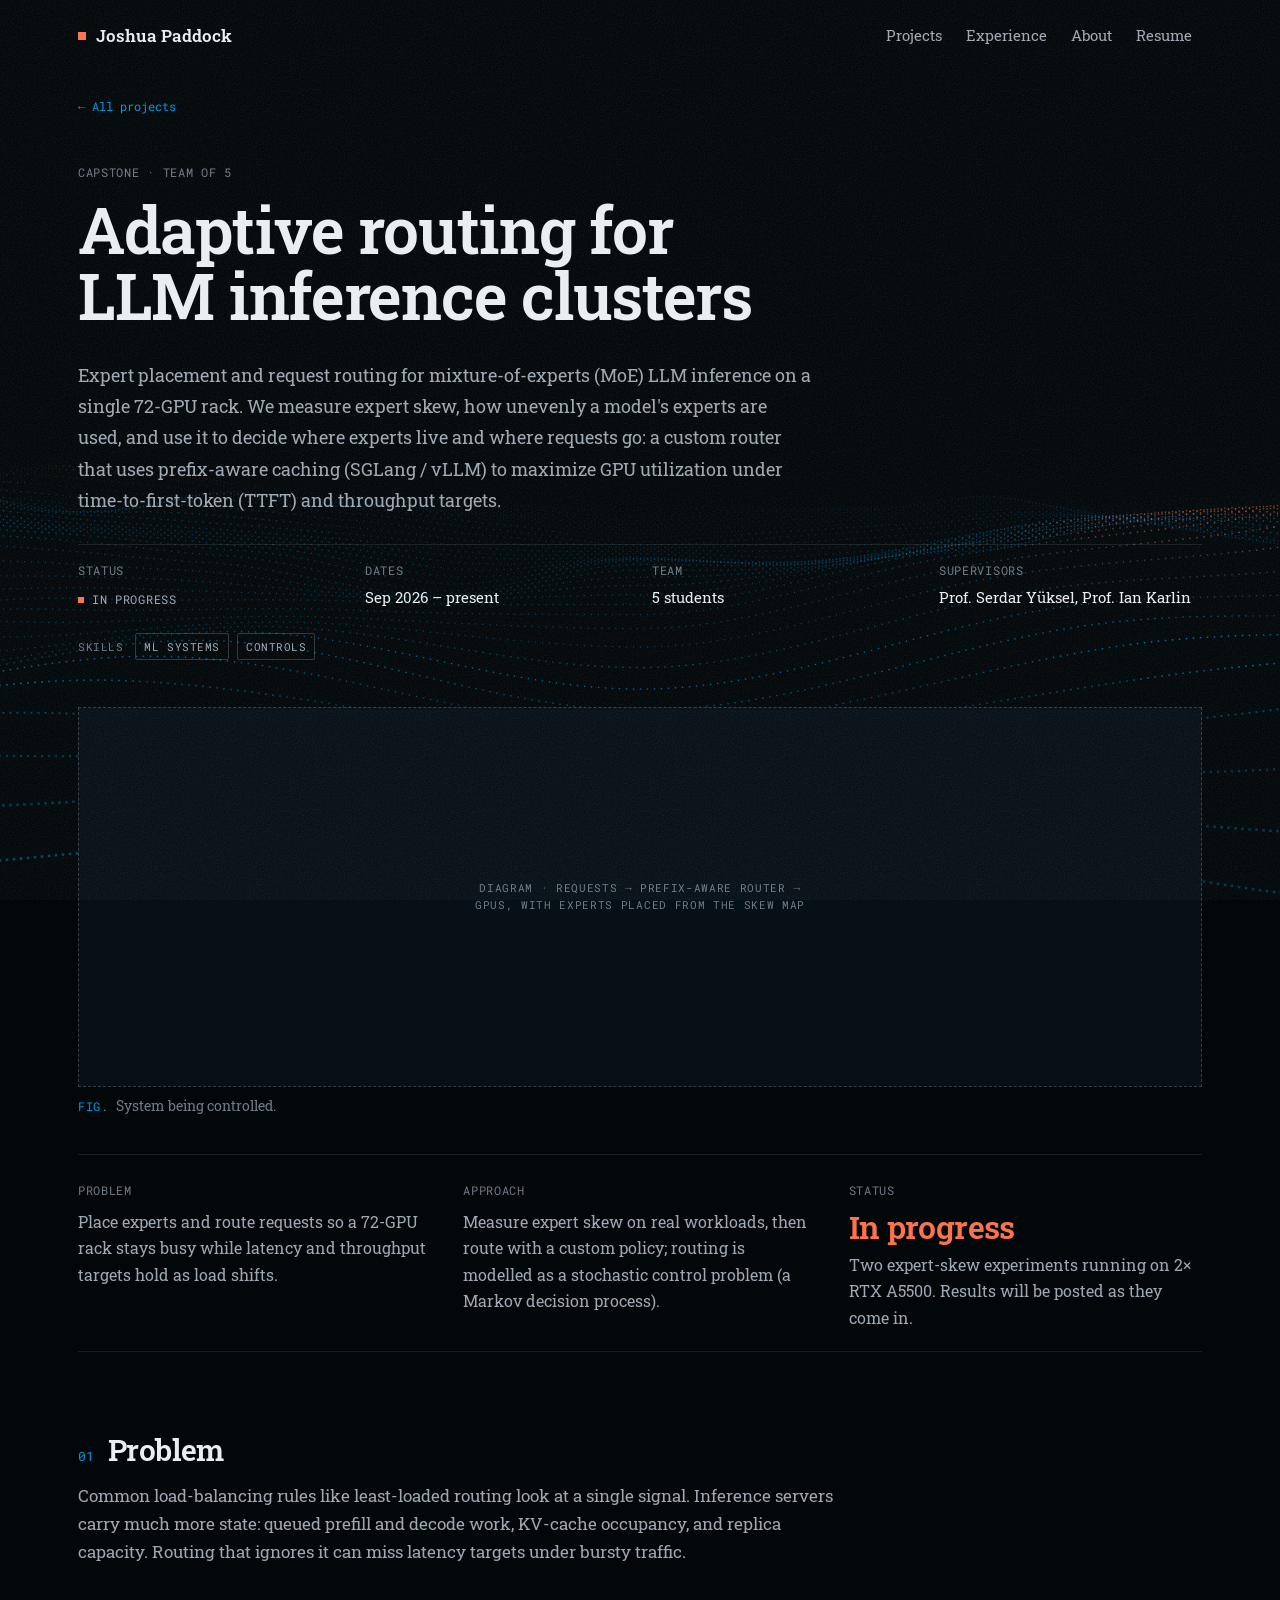
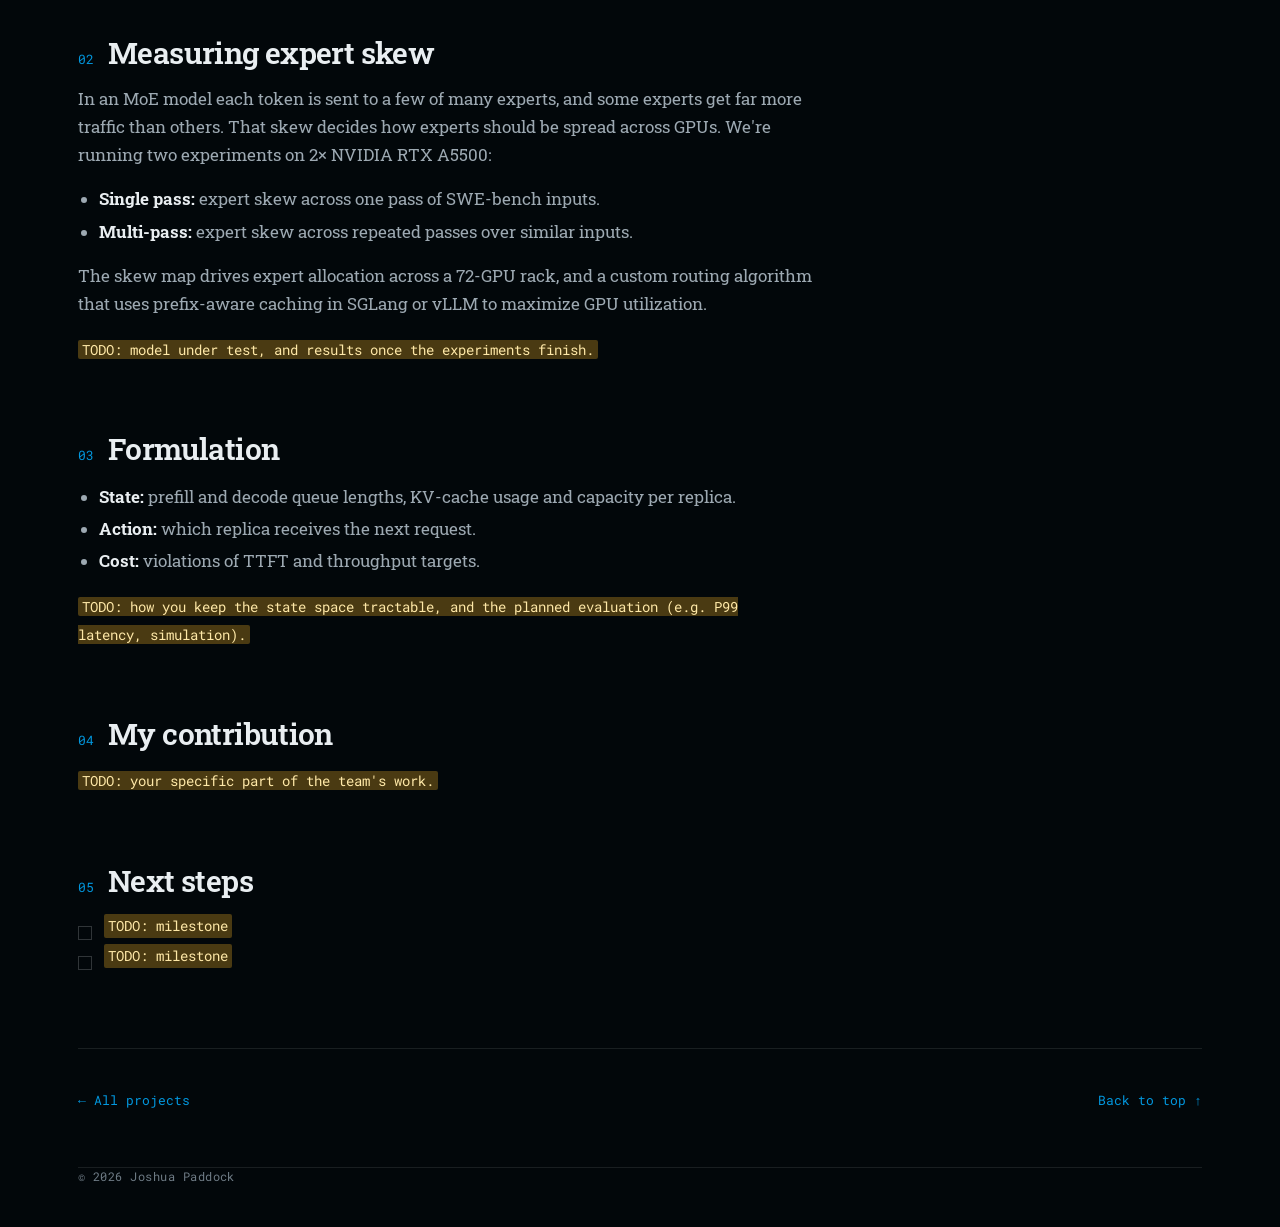
<file: projects/capstone.html>
<!doctype html>
<html lang="en">
<head>
  <meta charset="utf-8">
  <meta name="viewport" content="width=device-width, initial-scale=1">
  <title>Adaptive routing for LLM inference clusters — Joshua Paddock</title>
  <meta name="description" content="Capstone project: expert placement and request routing for mixture-of-experts LLM inference on a 72-GPU rack, using measured expert skew, prefix-aware caching (SGLang / vLLM) and a stochastic-control routing policy.">
  <meta name="robots" content="noindex"><!-- delete at launch -->
  <meta name="theme-color" content="#02070A">
  <link rel="icon" href="../assets/favicon.svg" type="image/svg+xml">
  <link rel="preconnect" href="https://fonts.googleapis.com">
  <link rel="preconnect" href="https://fonts.gstatic.com" crossorigin>
  <link href="https://fonts.googleapis.com/css2?family=Roboto+Slab:wght@300;400;500;600;700&family=Roboto+Mono:wght@400;500&display=swap" rel="stylesheet">
  <link rel="stylesheet" href="../assets/css/style.css">
  <script src="../assets/js/main.js" defer></script>
</head>
<body>
  <a class="skip-link" href="#main">Skip to content</a>

  <header class="site-header">
    <div class="container">
      <a class="brand" href="../">Joshua Paddock</a>
      <nav class="nav" aria-label="Main">
        <a href="../#projects">Projects</a>
        <a href="../#experience" class="nav-optional">Experience</a>
        <a href="../#about" class="nav-optional">About</a>
        <a href="../assets/files/Joshua-Paddock-Resume.pdf">Resume</a>
      </nav>
    </div>
  </header>

  <main id="main" class="container">
    <div class="crumbs"><a href="../#projects">← All projects</a></div>

    <header class="project-head">
      <span class="label">Capstone · Team of 5</span>
      <h1>Adaptive routing for LLM inference clusters</h1>
      <p class="lede">Expert placement and request routing for mixture-of-experts (MoE) LLM inference on a single 72-GPU rack. We measure expert skew, how unevenly a model's experts are used, and use it to decide where experts live and where requests go: a custom router that uses prefix-aware caching (SGLang / vLLM) to maximize GPU utilization under time-to-first-token (TTFT) and throughput targets.</p>

      <dl class="spec">
        <div><dt class="label">Status</dt><dd><span class="status wip">In progress</span></dd></div>
        <div><dt class="label">Dates</dt><dd>Sep 2026 – present</dd></div>
        <div><dt class="label">Team</dt><dd>5 students</dd></div>
        <div><dt class="label">Supervisors</dt><dd>Prof. Serdar Yüksel, Prof. Ian Karlin</dd></div>
      </dl>
      <p class="tags"><span>Skills</span> <a href="../#skill-ml-systems">ML systems</a> <a href="../#skill-controls">Controls</a></p>
    </header>
    <figure class="hero-media">
      <div class="ph" data-label="Diagram · requests → prefix-aware router → GPUs, with experts placed from the skew map"></div>
      <figcaption>System being controlled.</figcaption>
    </figure>
    <section class="tldr" aria-label="Summary">
      <div><span class="label">Problem</span><p>Place experts and route requests so a 72-GPU rack stays busy while latency and throughput targets hold as load shifts.</p></div>
      <div><span class="label">Approach</span><p>Measure expert skew on real workloads, then route with a custom policy; routing is modelled as a stochastic control problem (a Markov decision process).</p></div>
      <div><span class="label">Status</span><p class="metric">In progress</p><p>Two expert-skew experiments running on 2× RTX A5500. Results will be posted as they come in.</p></div>
    </section>
    <!-- Team project: check with your teammates and supervisors before publishing details. -->

    <article class="prose">
      <section class="prose-section">
        <h2><span class="num">01</span> Problem</h2>
        <p>Common load-balancing rules like least-loaded routing look at a single signal. Inference servers carry much
        more state: queued prefill and decode work, KV-cache occupancy, and replica capacity. Routing that ignores it
        can miss latency targets under bursty traffic.</p>
      </section>
      <section class="prose-section">
        <h2><span class="num">02</span> Measuring expert skew</h2>
        <p>In an MoE model each token is sent to a few of many experts, and some experts get far more traffic than
        others. That skew decides how experts should be spread across GPUs. We're running two experiments on
        2× NVIDIA RTX A5500:</p>
        <ul>
          <li><strong>Single pass:</strong> expert skew across one pass of SWE-bench inputs.</li>
          <li><strong>Multi-pass:</strong> expert skew across repeated passes over similar inputs.</li>
        </ul>
        <p>The skew map drives expert allocation across a 72-GPU rack, and a custom routing algorithm that uses
        prefix-aware caching in SGLang or vLLM to maximize GPU utilization.</p>
        <p><span class="todo">TODO: model under test, and results once the experiments finish.</span></p>
      </section>
      <section class="prose-section">
        <h2><span class="num">03</span> Formulation</h2>
        <ul>
          <li><strong>State:</strong> prefill and decode queue lengths, KV-cache usage and capacity per replica.</li>
          <li><strong>Action:</strong> which replica receives the next request.</li>
          <li><strong>Cost:</strong> violations of TTFT and throughput targets.</li>
        </ul>
        <p><span class="todo">TODO: how you keep the state space tractable, and the planned evaluation (e.g. P99 latency, simulation).</span></p>
      </section>
      <section class="prose-section">
        <h2><span class="num">04</span> My contribution</h2>
        <p><span class="todo">TODO: your specific part of the team's work.</span></p>
      </section>
      <section class="prose-section">
        <h2><span class="num">05</span> Next steps</h2>
        <ul class="checklist">
          <li><span class="todo">TODO: milestone</span></li>
          <li><span class="todo">TODO: milestone</span></li>
        </ul>
      </section>
    </article>

    <nav class="project-foot" aria-label="Project navigation">
      <a href="../#projects">← All projects</a>
      <a href="#main">Back to top ↑</a>
    </nav>
  </main>

  <footer class="site-footer">
    <div class="container">
      <span>© <span data-year>2026</span> Joshua Paddock</span>
    </div>
  </footer>
</body>
</html>
</file>
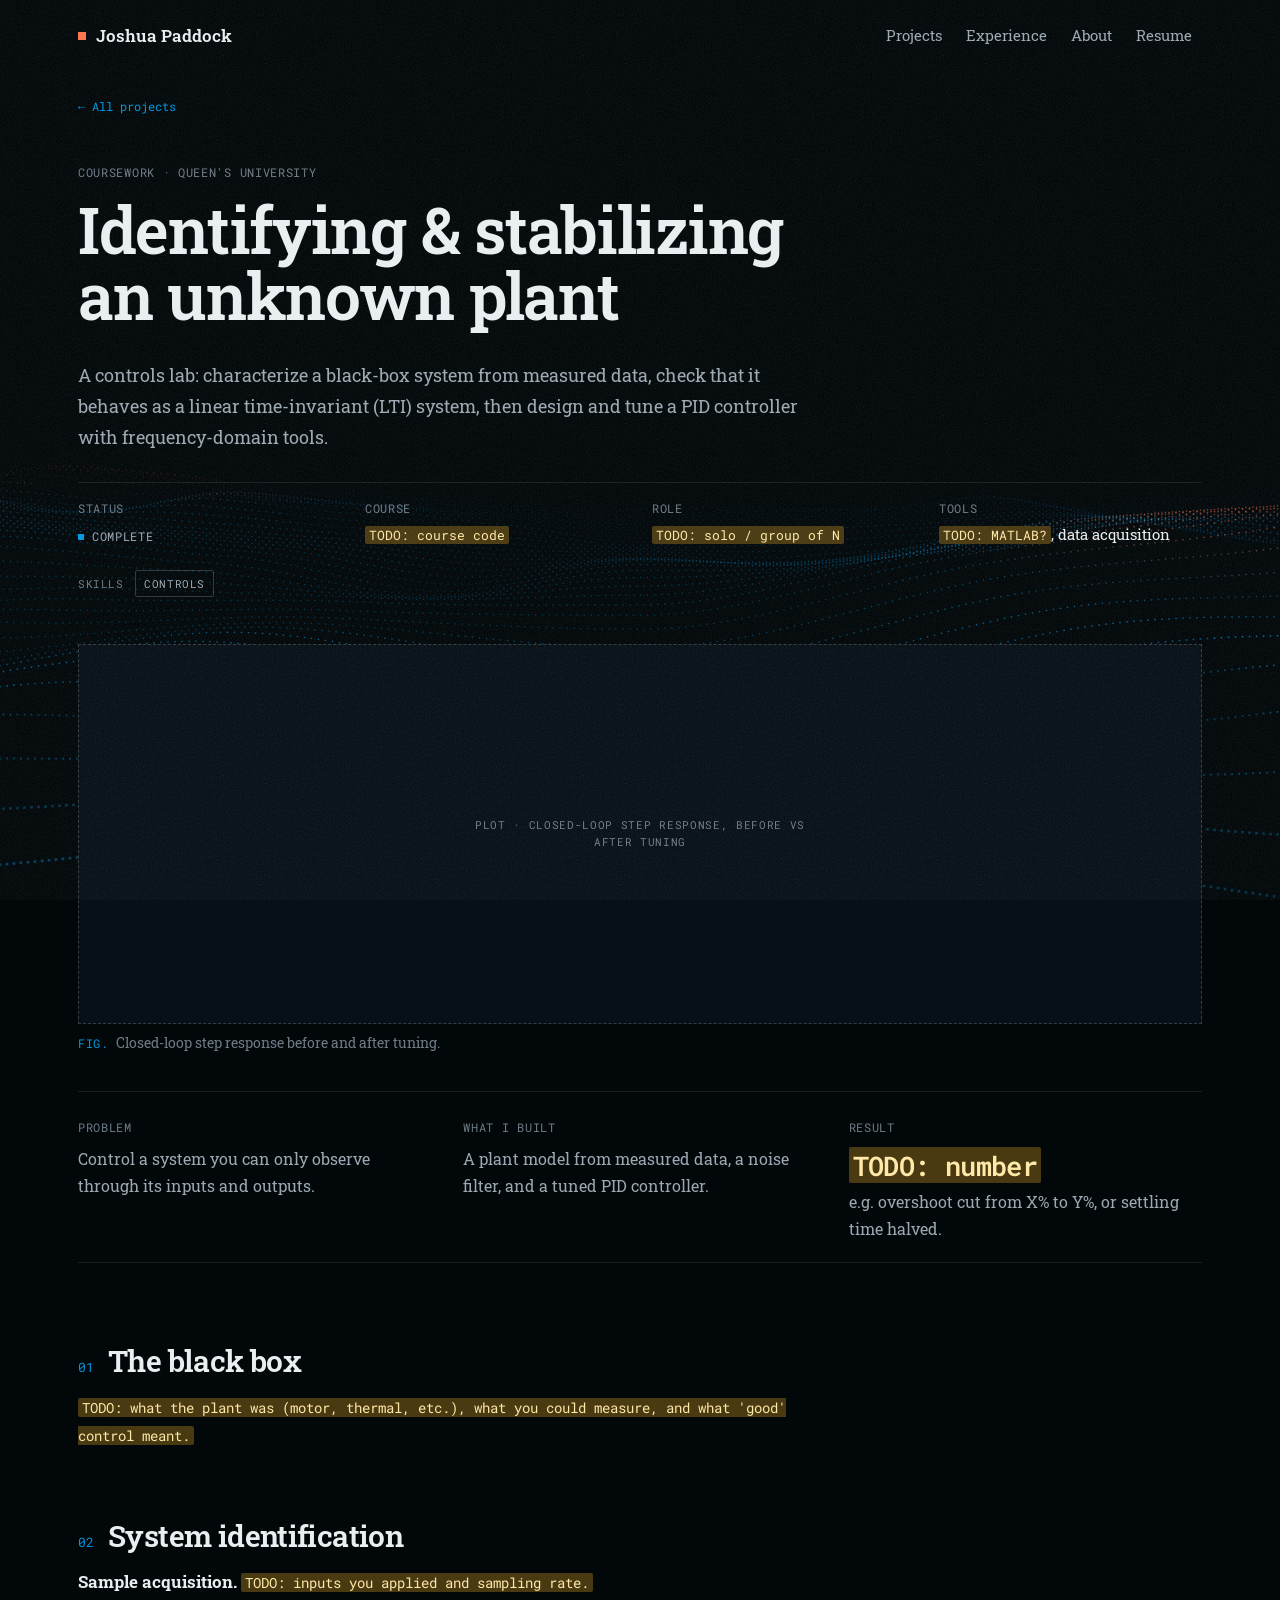
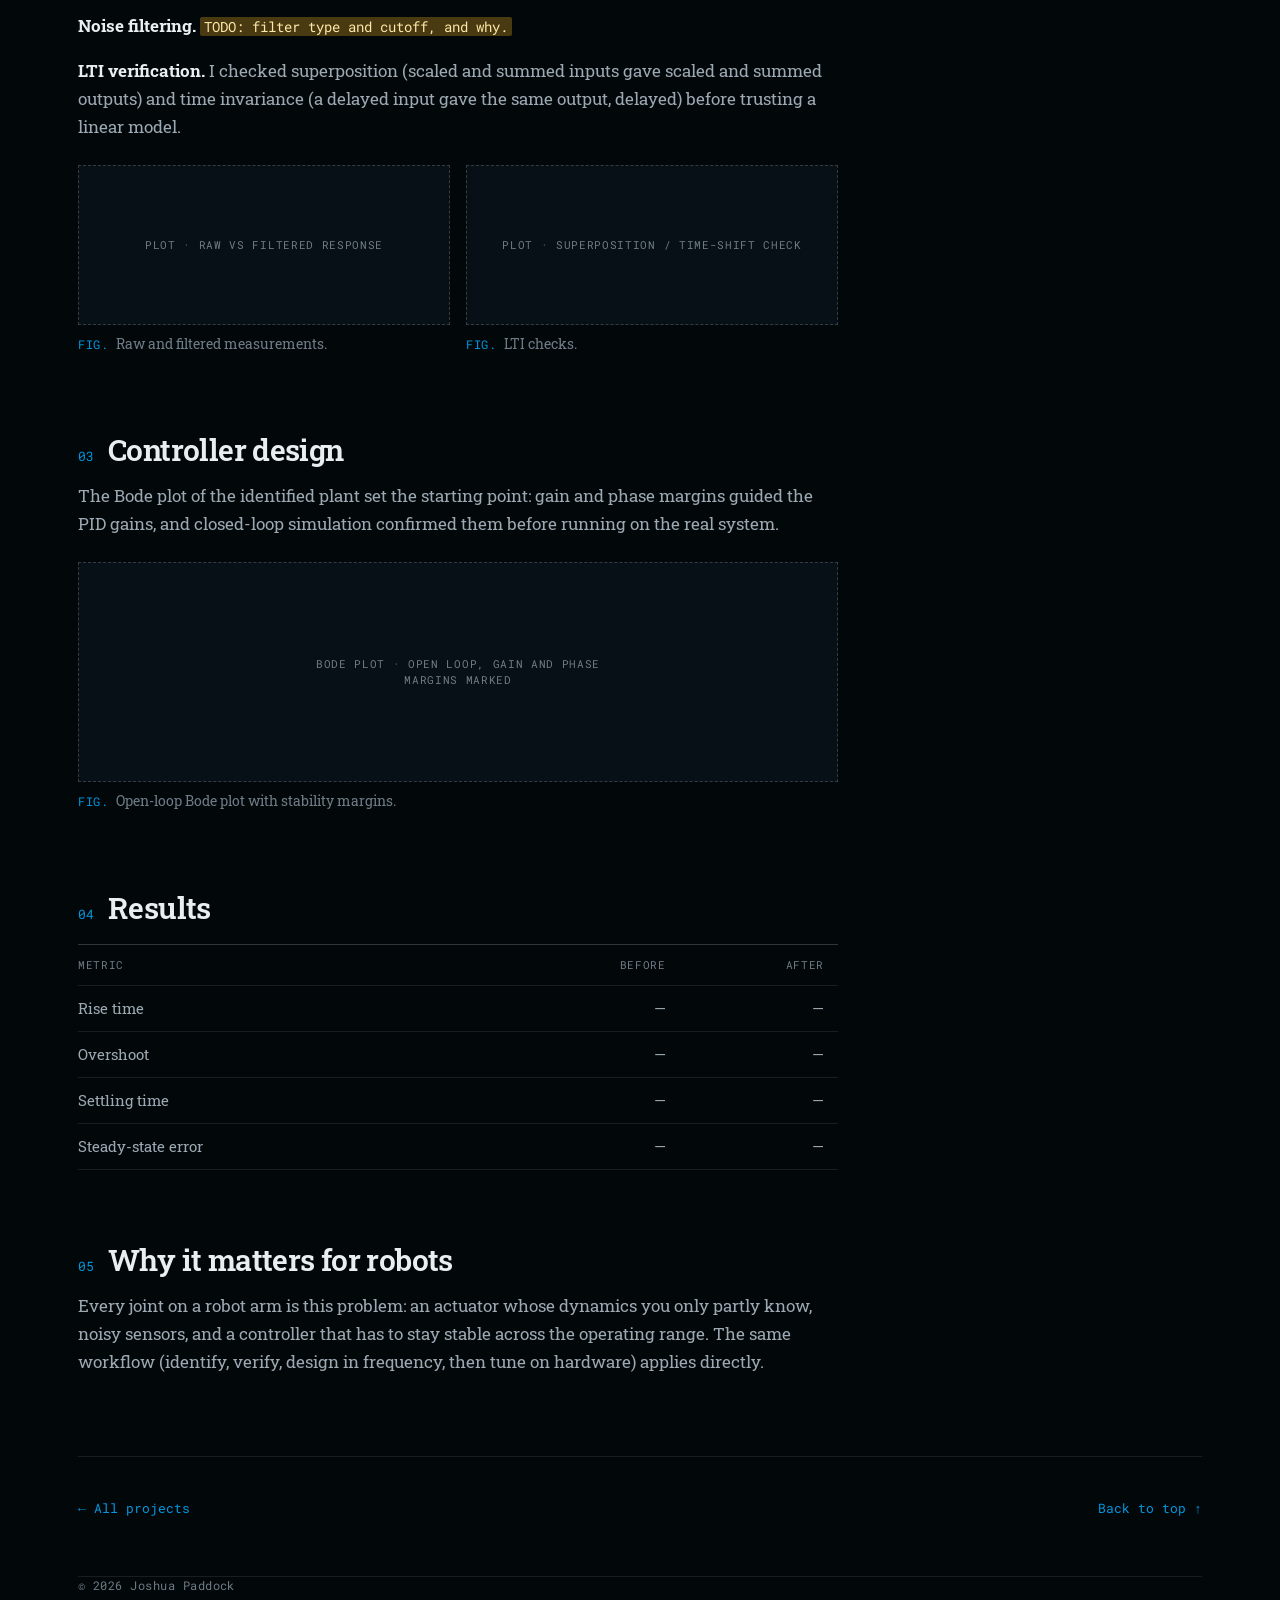
<file: projects/control-lab.html>
<!doctype html>
<html lang="en">
<head>
  <meta charset="utf-8">
  <meta name="viewport" content="width=device-width, initial-scale=1">
  <title>Identifying & stabilizing an unknown plant — Joshua Paddock</title>
  <meta name="description" content="System identification of a black-box plant, LTI verification, and PID design using Bode analysis.">
  <meta name="robots" content="noindex"><!-- delete at launch -->
  <meta name="theme-color" content="#02070A">
  <link rel="icon" href="../assets/favicon.svg" type="image/svg+xml">
  <link rel="preconnect" href="https://fonts.googleapis.com">
  <link rel="preconnect" href="https://fonts.gstatic.com" crossorigin>
  <link href="https://fonts.googleapis.com/css2?family=Roboto+Slab:wght@300;400;500;600;700&family=Roboto+Mono:wght@400;500&display=swap" rel="stylesheet">
  <link rel="stylesheet" href="../assets/css/style.css">
  <script src="../assets/js/main.js" defer></script>
</head>
<body>
  <a class="skip-link" href="#main">Skip to content</a>

  <header class="site-header">
    <div class="container">
      <a class="brand" href="../">Joshua Paddock</a>
      <nav class="nav" aria-label="Main">
        <a href="../#projects">Projects</a>
        <a href="../#experience" class="nav-optional">Experience</a>
        <a href="../#about" class="nav-optional">About</a>
        <a href="../assets/files/Joshua-Paddock-Resume.pdf">Resume</a>
      </nav>
    </div>
  </header>

  <main id="main" class="container">
    <div class="crumbs"><a href="../#projects">← All projects</a></div>

    <header class="project-head">
      <span class="label">Coursework · Queen's University</span>
      <h1>Identifying &amp; stabilizing an unknown plant</h1>
      <p class="lede">A controls lab: characterize a black-box system from measured data, check that it behaves as a linear time-invariant (LTI) system, then design and tune a PID controller with frequency-domain tools.</p>

      <dl class="spec">
        <div><dt class="label">Status</dt><dd><span class="status done">Complete</span></dd></div>
        <div><dt class="label">Course</dt><dd><span class="todo">TODO: course code</span></dd></div>
        <div><dt class="label">Role</dt><dd><span class="todo">TODO: solo / group of N</span></dd></div>
        <div><dt class="label">Tools</dt><dd><span class="todo">TODO: MATLAB?</span>, data acquisition</dd></div>
      </dl>
      <p class="tags"><span>Skills</span> <a href="../#skill-controls">Controls</a></p>
    </header>
    <figure class="hero-media">
      <div class="ph" data-label="Plot · closed-loop step response, before vs after tuning"></div>
      <figcaption>Closed-loop step response before and after tuning.</figcaption>
    </figure>
    <section class="tldr" aria-label="Summary">
      <div><span class="label">Problem</span><p>Control a system you can only observe through its inputs and outputs.</p></div>
      <div><span class="label">What I built</span><p>A plant model from measured data, a noise filter, and a tuned PID controller.</p></div>
      <div><span class="label">Result</span><p class="metric"><span class="todo">TODO: number</span></p><p>e.g. overshoot cut from X% to Y%, or settling time halved.</p></div>
    </section>
    <!-- Post plots and a summary only. Don't post the full lab report or code if the course reuses this lab. -->

    <article class="prose">
      <section class="prose-section">
        <h2><span class="num">01</span> The black box</h2>
        <p><span class="todo">TODO: what the plant was (motor, thermal, etc.), what you could measure, and what 'good' control meant.</span></p>
      </section>
      <section class="prose-section">
        <h2><span class="num">02</span> System identification</h2>
        <p><strong>Sample acquisition.</strong> <span class="todo">TODO: inputs you applied and sampling rate.</span></p>
        <p><strong>Noise filtering.</strong> <span class="todo">TODO: filter type and cutoff, and why.</span></p>
        <p><strong>LTI verification.</strong> I checked superposition (scaled and summed inputs gave scaled and summed
        outputs) and time invariance (a delayed input gave the same output, delayed) before trusting a linear model.</p>
        <div class="fig-row">
          <figure><div class="ph short" data-label="Plot · raw vs filtered response"></div><figcaption>Raw and filtered measurements.</figcaption></figure>
          <figure><div class="ph short" data-label="Plot · superposition / time-shift check"></div><figcaption>LTI checks.</figcaption></figure>
        </div>
      </section>
      <section class="prose-section">
        <h2><span class="num">03</span> Controller design</h2>
        <p>The Bode plot of the identified plant set the starting point: gain and phase margins guided the PID gains,
        and closed-loop simulation confirmed them before running on the real system.</p>
        <figure><div class="ph" data-label="Bode plot · open loop, gain and phase margins marked"></div><figcaption>Open-loop Bode plot with stability margins.</figcaption></figure>
      </section>
      <section class="prose-section">
        <h2><span class="num">04</span> Results</h2>
        <div class="table-wrap">
          <table class="data">
            <thead><tr><th>Metric</th><th class="num">Before</th><th class="num">After</th></tr></thead>
            <tbody>
              <tr><td>Rise time</td><td class="num">—</td><td class="num">—</td></tr>
              <tr><td>Overshoot</td><td class="num">—</td><td class="num">—</td></tr>
              <tr><td>Settling time</td><td class="num">—</td><td class="num">—</td></tr>
              <tr><td>Steady-state error</td><td class="num">—</td><td class="num">—</td></tr>
            </tbody>
          </table>
        </div>
      </section>
      <section class="prose-section">
        <h2><span class="num">05</span> Why it matters for robots</h2>
        <p>Every joint on a robot arm is this problem: an actuator whose dynamics you only partly know, noisy sensors,
        and a controller that has to stay stable across the operating range. The same workflow (identify, verify,
        design in frequency, then tune on hardware) applies directly.</p>
      </section>
    </article>

    <nav class="project-foot" aria-label="Project navigation">
      <a href="../#projects">← All projects</a>
      <a href="#main">Back to top ↑</a>
    </nav>
  </main>

  <footer class="site-footer">
    <div class="container">
      <span>© <span data-year>2026</span> Joshua Paddock</span>
    </div>
  </footer>
</body>
</html>
</file>
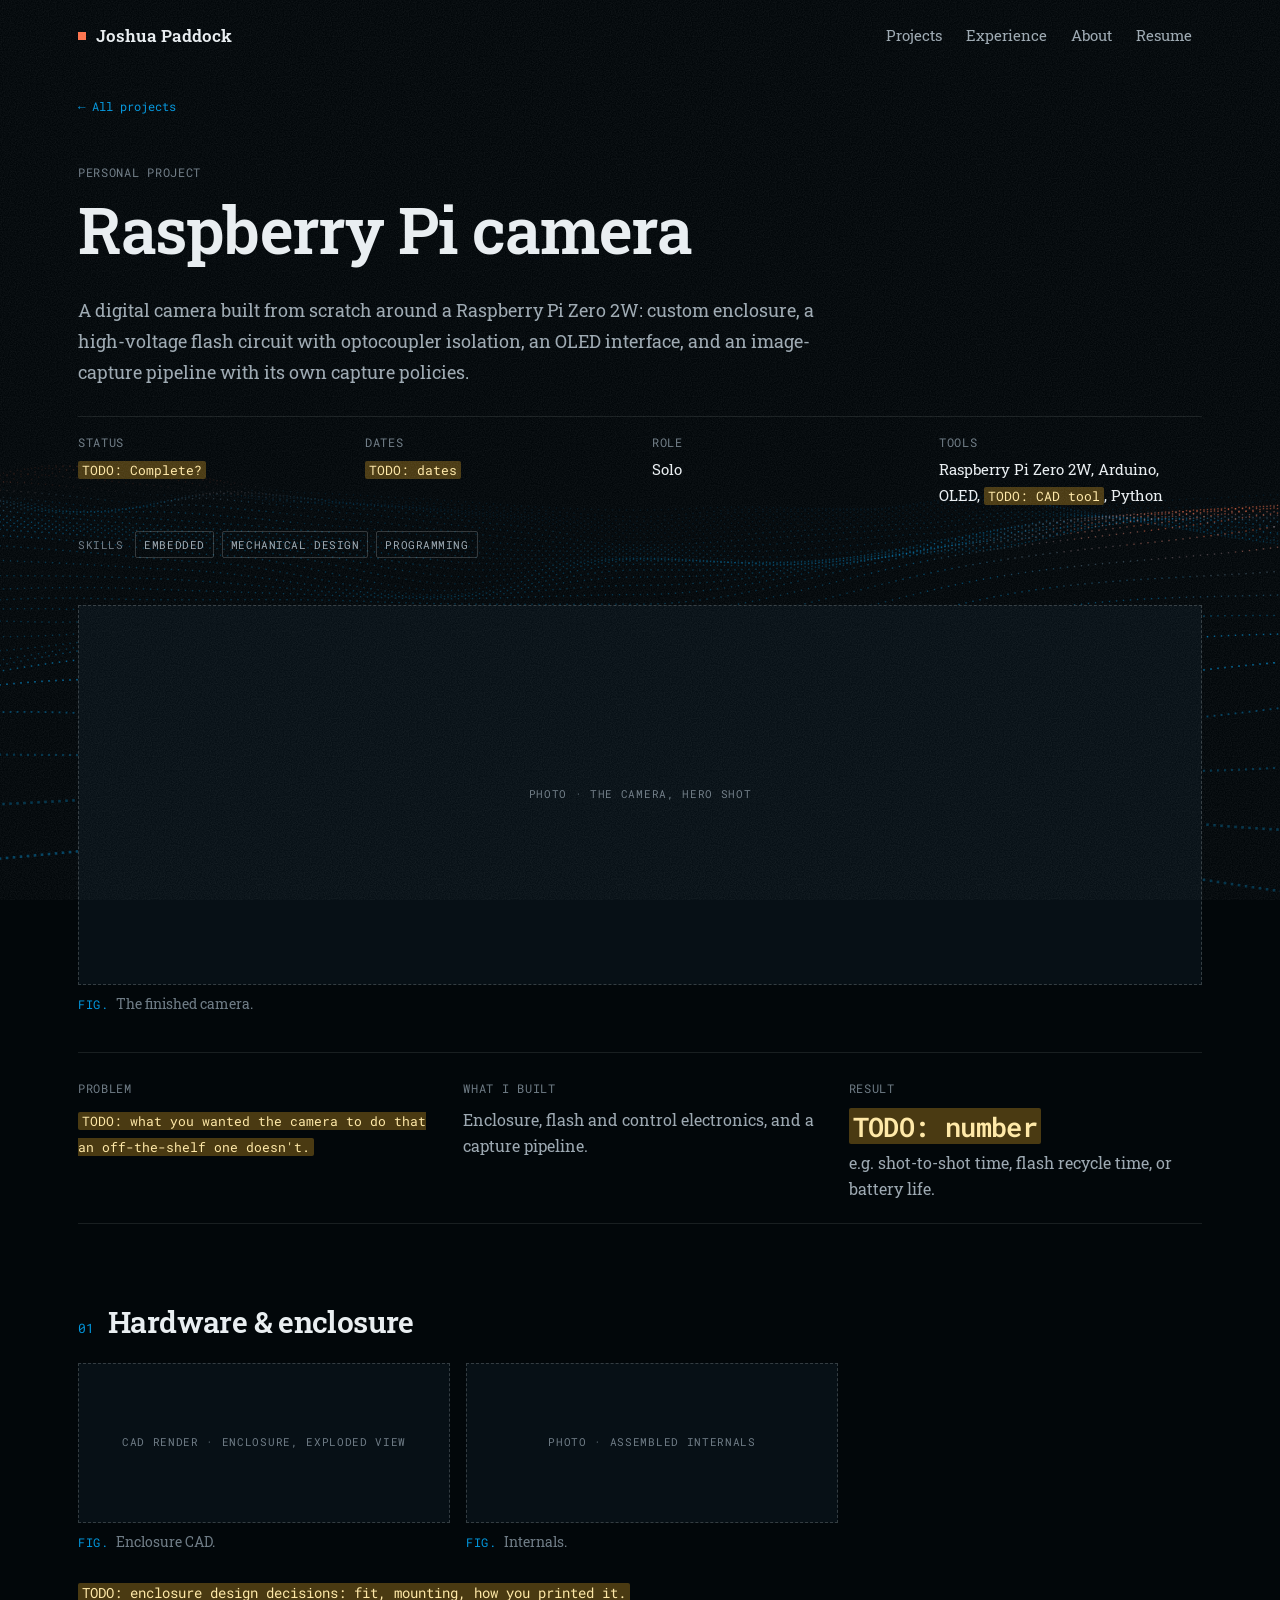
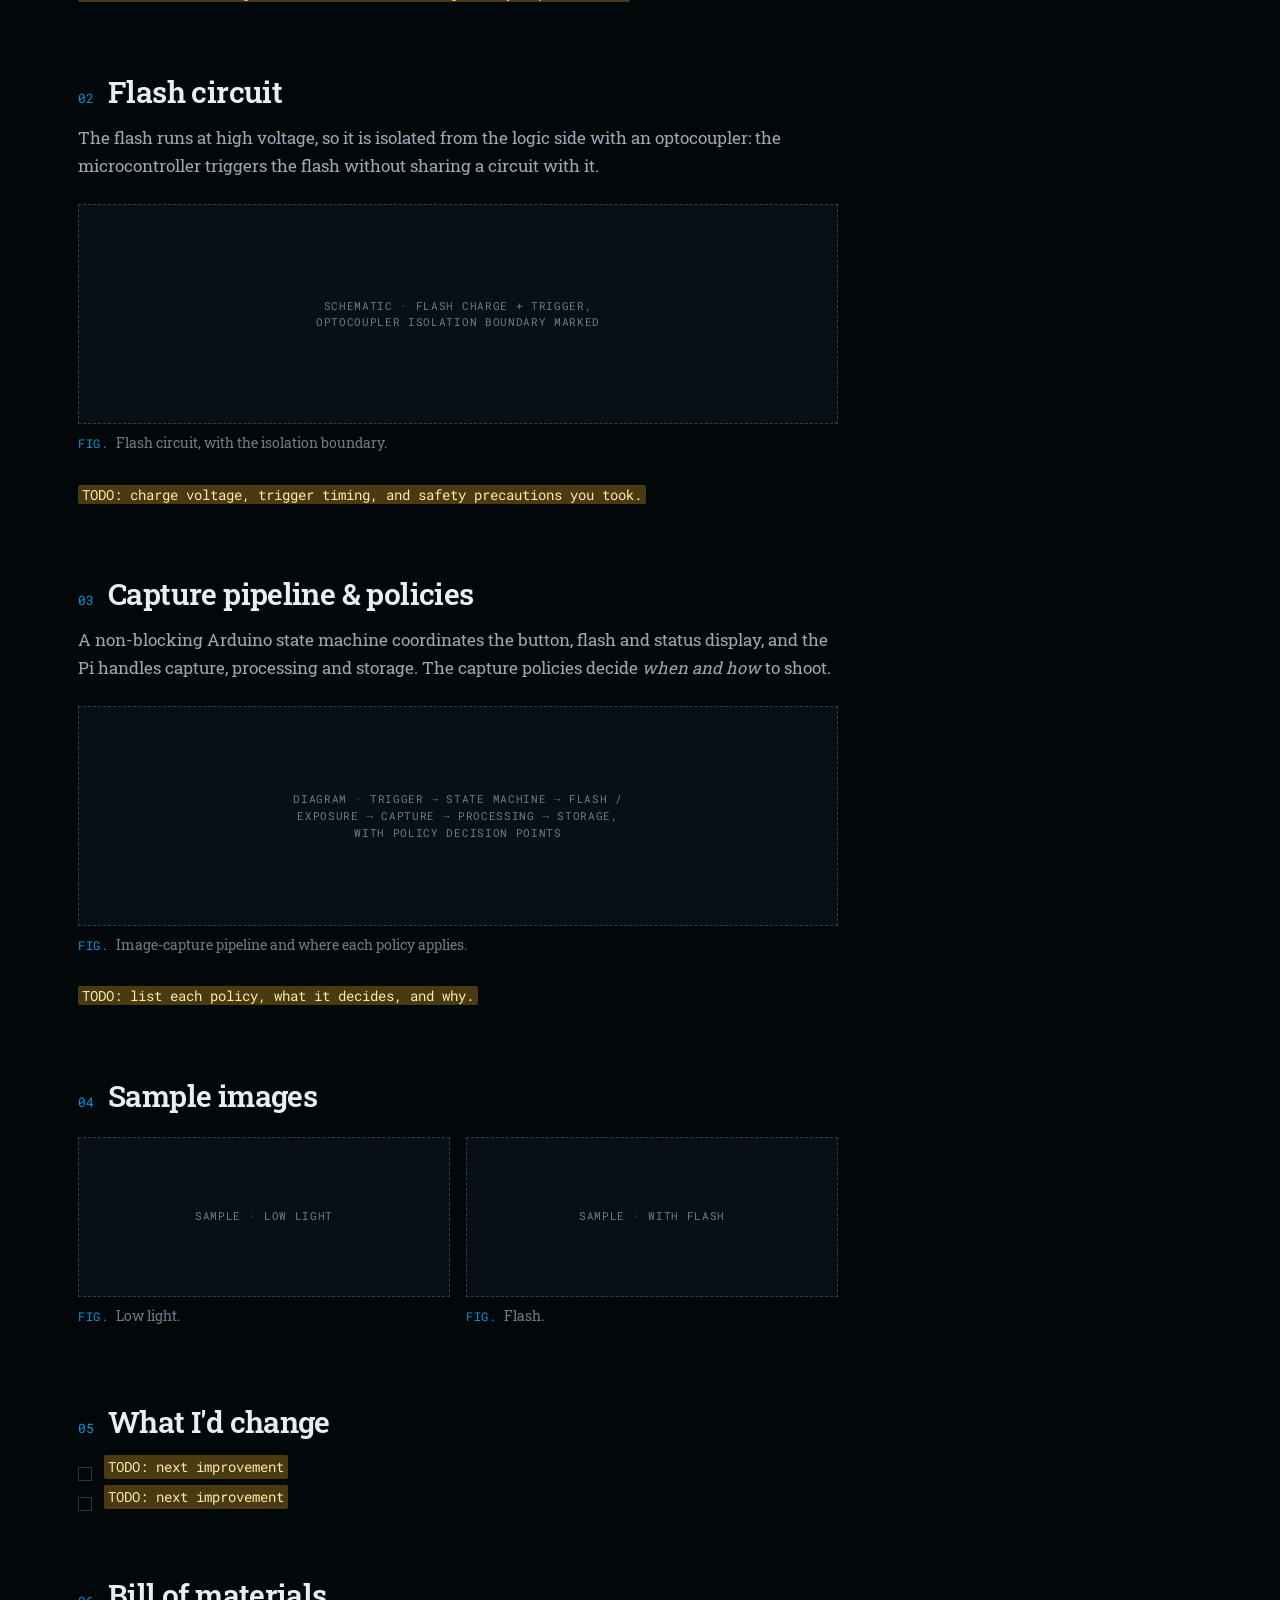
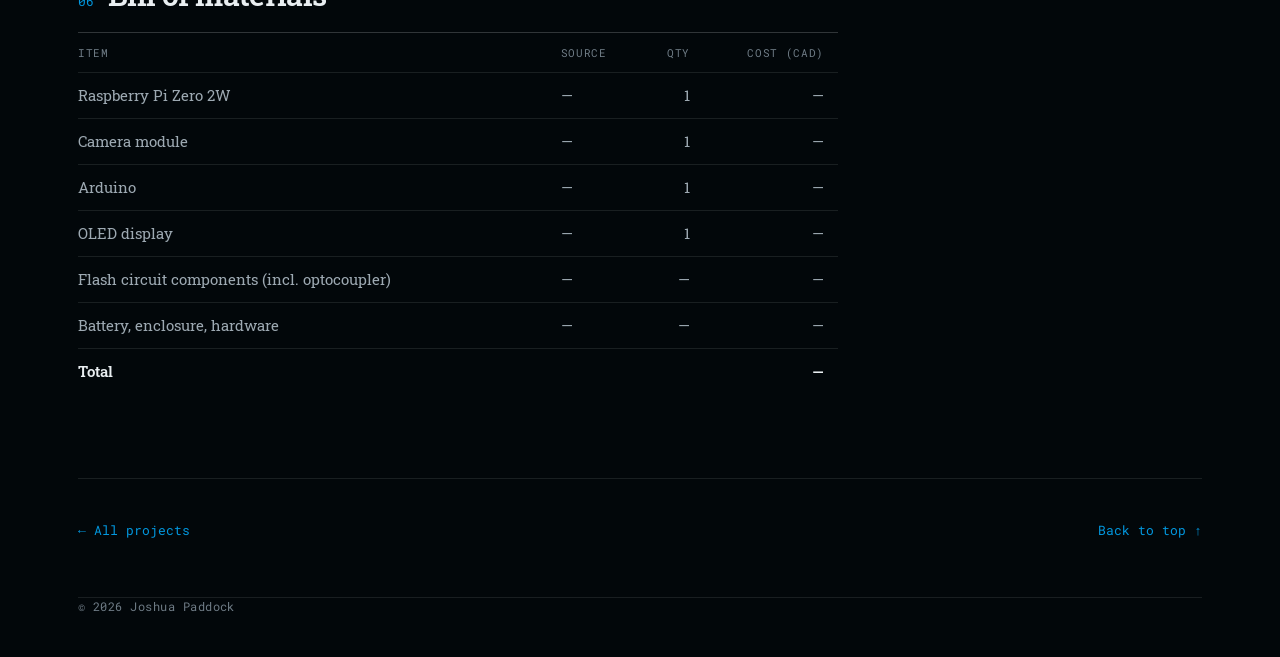
<file: projects/pi-camera.html>
<!doctype html>
<html lang="en">
<head>
  <meta charset="utf-8">
  <meta name="viewport" content="width=device-width, initial-scale=1">
  <title>Raspberry Pi camera — Joshua Paddock</title>
  <meta name="description" content="A Raspberry Pi Zero 2W camera built from scratch: custom enclosure, isolated high-voltage flash, OLED interface and an image-capture pipeline.">
  <meta name="robots" content="noindex"><!-- delete at launch -->
  <meta name="theme-color" content="#02070A">
  <link rel="icon" href="../assets/favicon.svg" type="image/svg+xml">
  <link rel="preconnect" href="https://fonts.googleapis.com">
  <link rel="preconnect" href="https://fonts.gstatic.com" crossorigin>
  <link href="https://fonts.googleapis.com/css2?family=Roboto+Slab:wght@300;400;500;600;700&family=Roboto+Mono:wght@400;500&display=swap" rel="stylesheet">
  <link rel="stylesheet" href="../assets/css/style.css">
  <script src="../assets/js/main.js" defer></script>
</head>
<body>
  <a class="skip-link" href="#main">Skip to content</a>

  <header class="site-header">
    <div class="container">
      <a class="brand" href="../">Joshua Paddock</a>
      <nav class="nav" aria-label="Main">
        <a href="../#projects">Projects</a>
        <a href="../#experience" class="nav-optional">Experience</a>
        <a href="../#about" class="nav-optional">About</a>
        <a href="../assets/files/Joshua-Paddock-Resume.pdf">Resume</a>
      </nav>
    </div>
  </header>

  <main id="main" class="container">
    <div class="crumbs"><a href="../#projects">← All projects</a></div>

    <header class="project-head">
      <span class="label">Personal project</span>
      <h1>Raspberry Pi camera</h1>
      <p class="lede">A digital camera built from scratch around a Raspberry Pi Zero 2W: custom enclosure, a high-voltage flash circuit with optocoupler isolation, an OLED interface, and an image-capture pipeline with its own capture policies.</p>

      <dl class="spec">
        <div><dt class="label">Status</dt><dd><span class="todo">TODO: Complete?</span></dd></div>
        <div><dt class="label">Dates</dt><dd><span class="todo">TODO: dates</span></dd></div>
        <div><dt class="label">Role</dt><dd>Solo</dd></div>
        <div><dt class="label">Tools</dt><dd>Raspberry Pi Zero 2W, Arduino, OLED, <span class="todo">TODO: CAD tool</span>, Python</dd></div>
      </dl>
      <p class="tags"><span>Skills</span> <a href="../#skill-embedded">Embedded</a> <a href="../#skill-mechanical-design">Mechanical design</a> <a href="../#skill-programming">Programming</a></p>
    </header>
    <figure class="hero-media">
      <div class="ph" data-label="Photo · the camera, hero shot"></div>
      <figcaption>The finished camera.</figcaption>
    </figure>
    <section class="tldr" aria-label="Summary">
      <div><span class="label">Problem</span><p><span class="todo">TODO: what you wanted the camera to do that an off-the-shelf one doesn't.</span></p></div>
      <div><span class="label">What I built</span><p>Enclosure, flash and control electronics, and a capture pipeline.</p></div>
      <div><span class="label">Result</span><p class="metric"><span class="todo">TODO: number</span></p><p>e.g. shot-to-shot time, flash recycle time, or battery life.</p></div>
    </section>
    <article class="prose">
      <section class="prose-section">
        <h2><span class="num">01</span> Hardware &amp; enclosure</h2>
        <div class="fig-row">
          <figure><div class="ph short" data-label="CAD render · enclosure, exploded view"></div><figcaption>Enclosure CAD.</figcaption></figure>
          <figure><div class="ph short" data-label="Photo · assembled internals"></div><figcaption>Internals.</figcaption></figure>
        </div>
        <p><span class="todo">TODO: enclosure design decisions: fit, mounting, how you printed it.</span></p>
      </section>
      <section class="prose-section">
        <h2><span class="num">02</span> Flash circuit</h2>
        <p>The flash runs at high voltage, so it is isolated from the logic side with an optocoupler: the
        microcontroller triggers the flash without sharing a circuit with it.</p>
        <figure><div class="ph" data-label="Schematic · flash charge + trigger, optocoupler isolation boundary marked"></div><figcaption>Flash circuit, with the isolation boundary.</figcaption></figure>
        <p><span class="todo">TODO: charge voltage, trigger timing, and safety precautions you took.</span></p>
      </section>
      <section class="prose-section">
        <h2><span class="num">03</span> Capture pipeline &amp; policies</h2>
        <p>A non-blocking Arduino state machine coordinates the button, flash and status display, and the Pi
        handles capture, processing and storage. The capture policies decide <em>when and how</em> to shoot.</p>
        <figure><div class="ph" data-label="Diagram · trigger → state machine → flash / exposure → capture → processing → storage, with policy decision points"></div><figcaption>Image-capture pipeline and where each policy applies.</figcaption></figure>
        <p><span class="todo">TODO: list each policy, what it decides, and why.</span></p>
      </section>
      <section class="prose-section">
        <h2><span class="num">04</span> Sample images</h2>
        <!-- Pick shots that show what the pipeline does well (low light, motion, flash).
             Avoid identifiable people unless they're OK with it, and skip anything that reads as party photos. -->
        <div class="fig-row">
          <figure><div class="ph short" data-label="Sample · low light"></div><figcaption>Low light.</figcaption></figure>
          <figure><div class="ph short" data-label="Sample · with flash"></div><figcaption>Flash.</figcaption></figure>
        </div>
      </section>
      <section class="prose-section">
        <h2><span class="num">05</span> What I'd change</h2>
        <ul class="checklist">
          <li><span class="todo">TODO: next improvement</span></li>
          <li><span class="todo">TODO: next improvement</span></li>
        </ul>
      </section>
      <section class="prose-section">
        <h2><span class="num">06</span> Bill of materials</h2>
        <div class="table-wrap">
          <table class="data">
            <thead><tr><th>Item</th><th>Source</th><th class="num">Qty</th><th class="num">Cost (CAD)</th></tr></thead>
            <tbody>
              <tr><td>Raspberry Pi Zero 2W</td><td>—</td><td class="num">1</td><td class="num">—</td></tr>
              <tr><td>Camera module</td><td>—</td><td class="num">1</td><td class="num">—</td></tr>
              <tr><td>Arduino</td><td>—</td><td class="num">1</td><td class="num">—</td></tr>
              <tr><td>OLED display</td><td>—</td><td class="num">1</td><td class="num">—</td></tr>
              <tr><td>Flash circuit components (incl. optocoupler)</td><td>—</td><td class="num">—</td><td class="num">—</td></tr>
              <tr><td>Battery, enclosure, hardware</td><td>—</td><td class="num">—</td><td class="num">—</td></tr>
            </tbody>
            <tfoot><tr><td colspan="3">Total</td><td class="num">—</td></tr></tfoot>
          </table>
        </div>
      </section>
    </article>

    <nav class="project-foot" aria-label="Project navigation">
      <a href="../#projects">← All projects</a>
      <a href="#main">Back to top ↑</a>
    </nav>
  </main>

  <footer class="site-footer">
    <div class="container">
      <span>© <span data-year>2026</span> Joshua Paddock</span>
    </div>
  </footer>
</body>
</html>
</file>
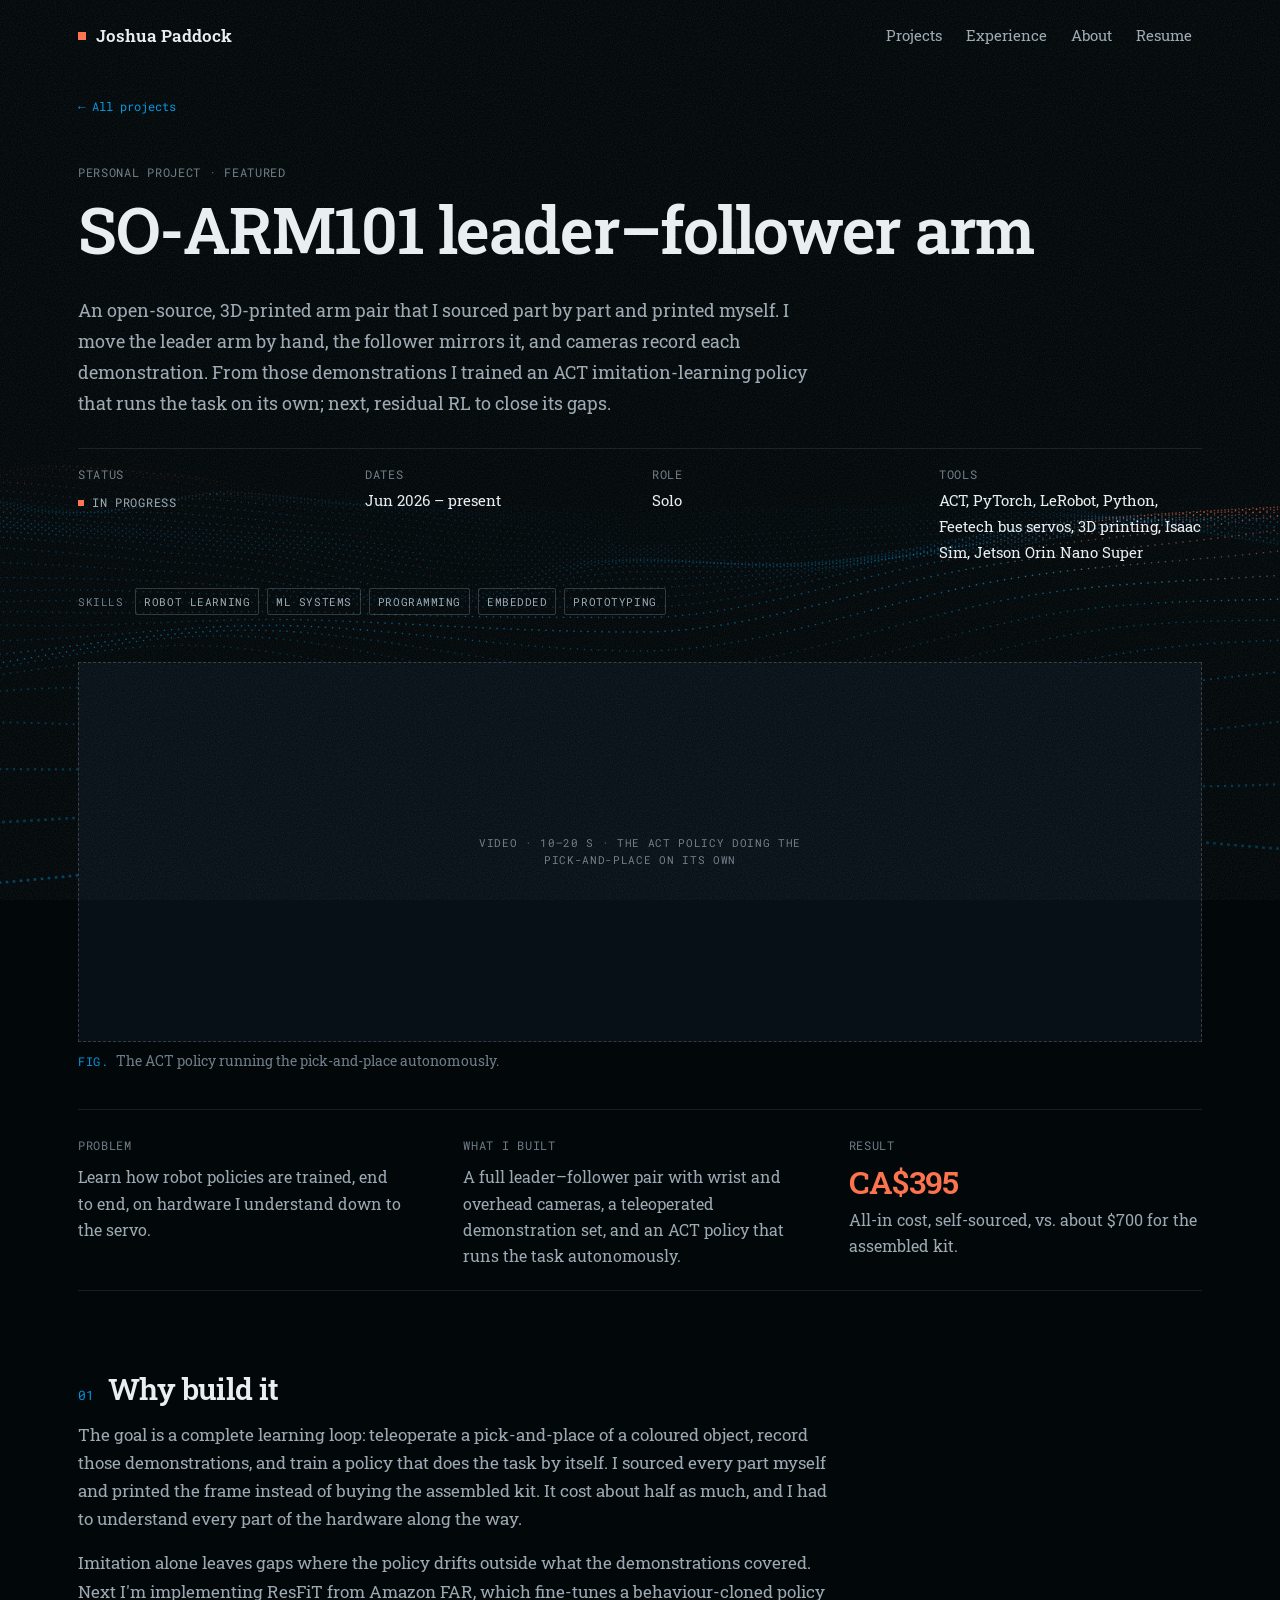
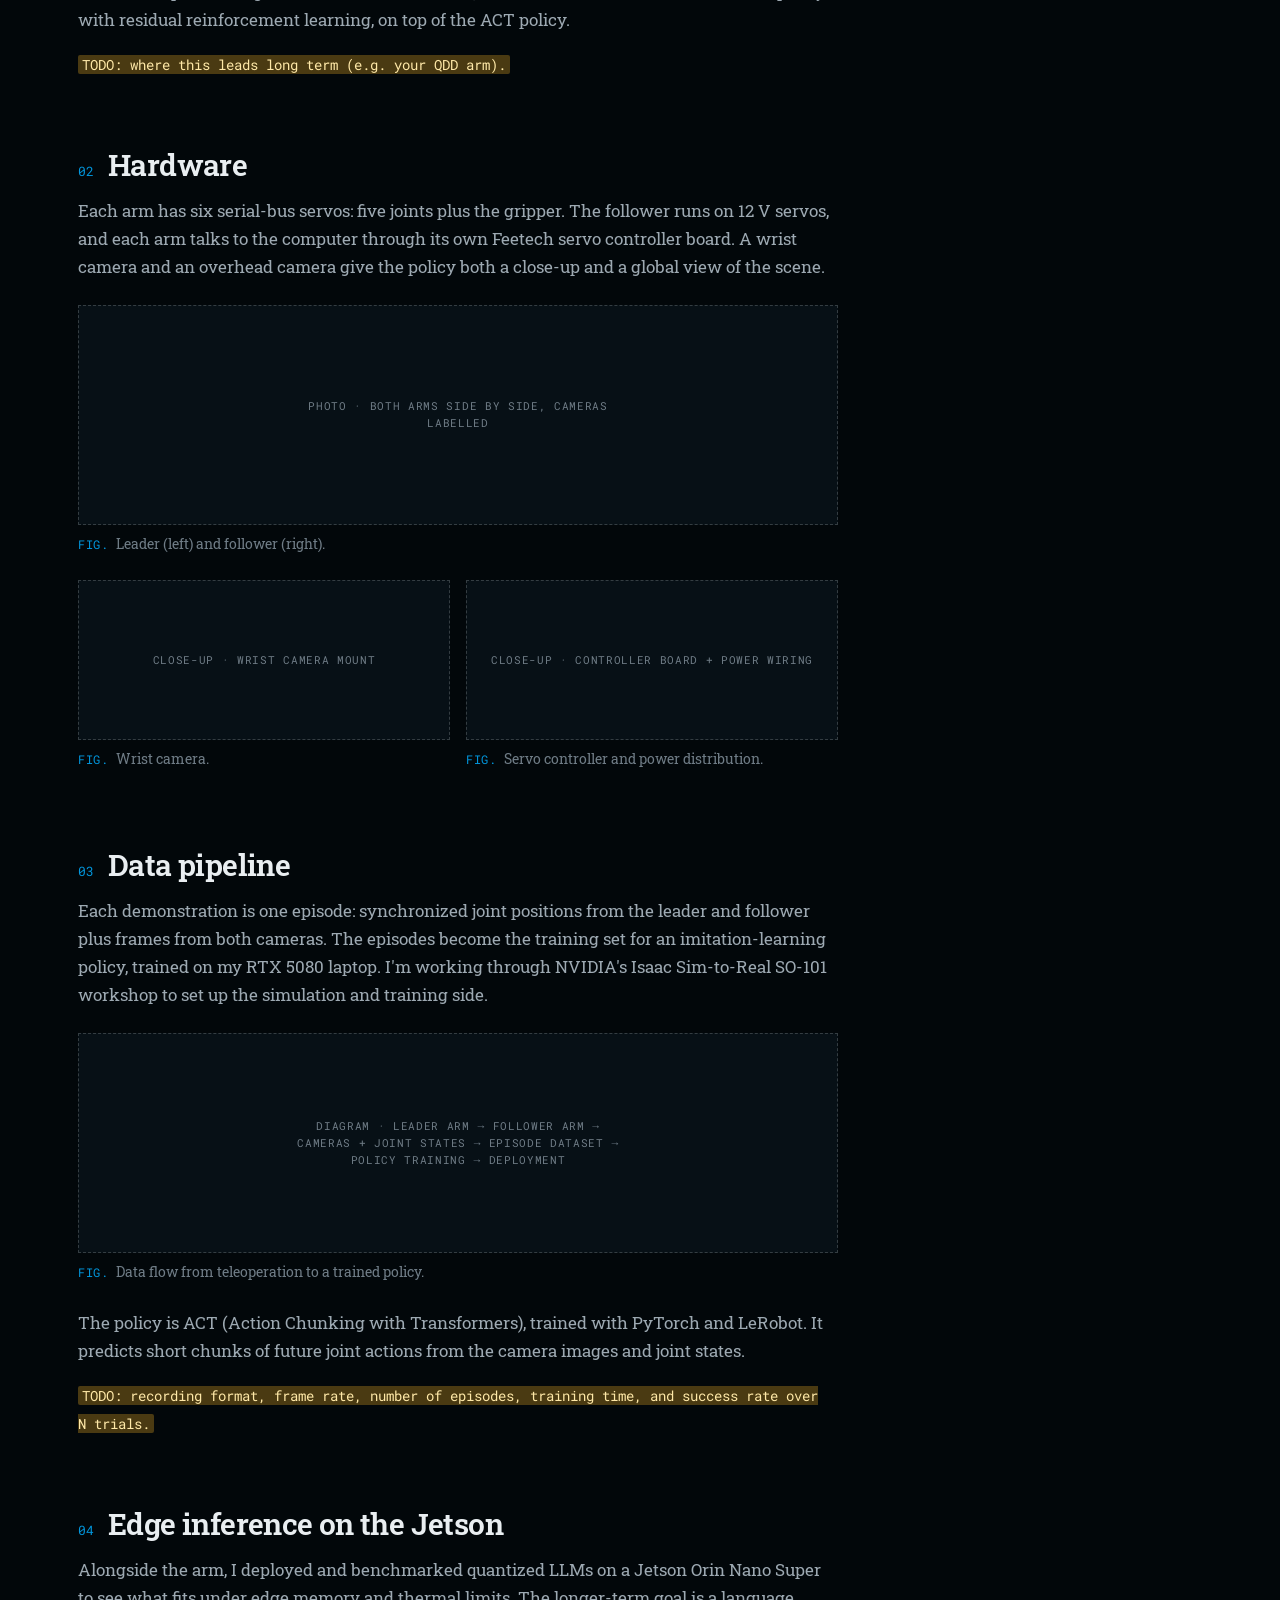
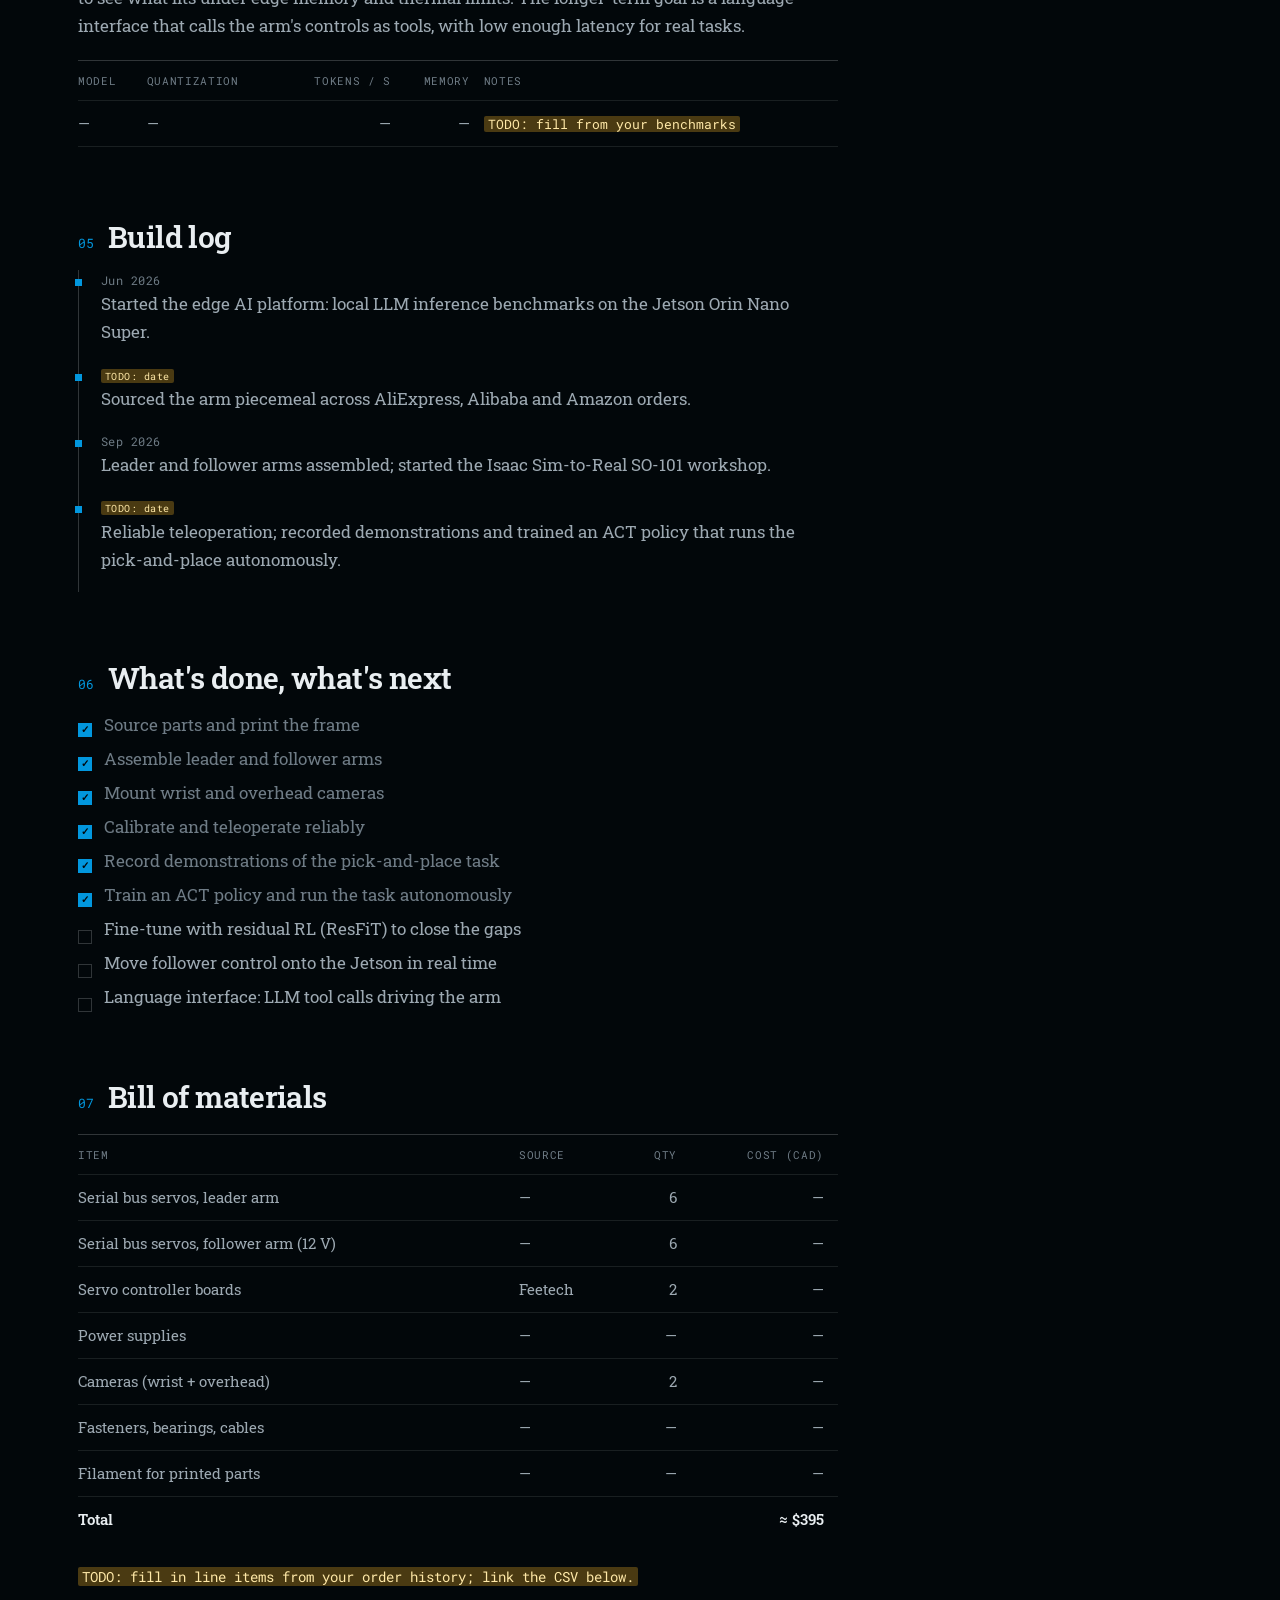
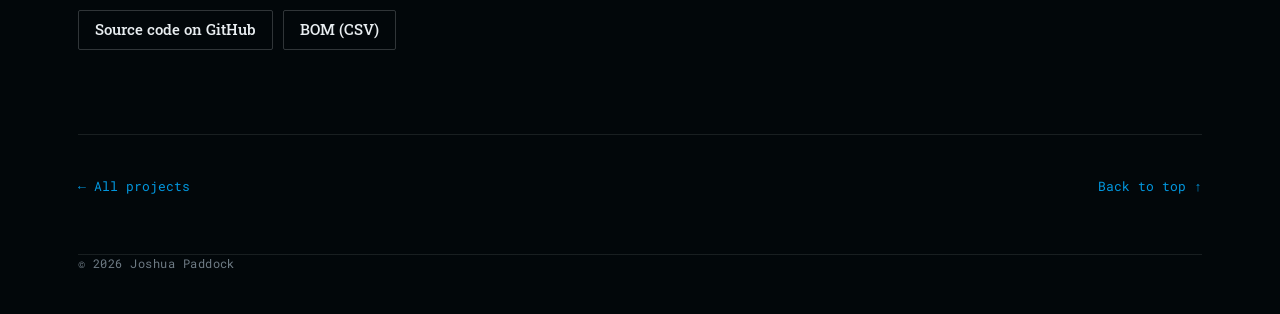
<file: projects/so-arm101.html>
<!doctype html>
<html lang="en">
<head>
  <meta charset="utf-8">
  <meta name="viewport" content="width=device-width, initial-scale=1">
  <title>SO-ARM101 leader–follower arm — Joshua Paddock</title>
  <meta name="description" content="A self-sourced, self-printed SO-ARM101 leader-follower arm with wrist and overhead cameras, used to train an ACT imitation-learning policy for pick-and-place from teleoperated demonstrations, with residual RL fine-tuning next.">
  <meta name="robots" content="noindex"><!-- delete at launch -->
  <meta name="theme-color" content="#02070A">
  <link rel="icon" href="../assets/favicon.svg" type="image/svg+xml">
  <link rel="preconnect" href="https://fonts.googleapis.com">
  <link rel="preconnect" href="https://fonts.gstatic.com" crossorigin>
  <link href="https://fonts.googleapis.com/css2?family=Roboto+Slab:wght@300;400;500;600;700&family=Roboto+Mono:wght@400;500&display=swap" rel="stylesheet">
  <link rel="stylesheet" href="../assets/css/style.css">
  <script src="../assets/js/main.js" defer></script>
</head>
<body>
  <a class="skip-link" href="#main">Skip to content</a>

  <header class="site-header">
    <div class="container">
      <a class="brand" href="../">Joshua Paddock</a>
      <nav class="nav" aria-label="Main">
        <a href="../#projects">Projects</a>
        <a href="../#experience" class="nav-optional">Experience</a>
        <a href="../#about" class="nav-optional">About</a>
        <a href="../assets/files/Joshua-Paddock-Resume.pdf">Resume</a>
      </nav>
    </div>
  </header>

  <main id="main" class="container">
    <div class="crumbs"><a href="../#projects">← All projects</a></div>

    <header class="project-head">
      <span class="label">Personal project · Featured</span>
      <h1>SO-ARM101 leader–follower arm</h1>
      <p class="lede">An open-source, 3D-printed arm pair that I sourced part by part and printed myself. I move the leader arm by hand, the follower mirrors it, and cameras record each demonstration. From those demonstrations I trained an ACT imitation-learning policy that runs the task on its own; next, residual RL to close its gaps.</p>

      <dl class="spec">
        <div><dt class="label">Status</dt><dd><span class="status wip">In progress</span></dd></div>
        <div><dt class="label">Dates</dt><dd>Jun 2026 – present</dd></div>
        <div><dt class="label">Role</dt><dd>Solo</dd></div>
        <div><dt class="label">Tools</dt><dd>ACT, PyTorch, LeRobot, Python, Feetech bus servos, 3D printing, Isaac Sim, Jetson Orin Nano Super</dd></div>
      </dl>
      <p class="tags"><span>Skills</span> <a href="../#skill-robot-learning">Robot learning</a> <a href="../#skill-ml-systems">ML systems</a> <a href="../#skill-programming">Programming</a> <a href="../#skill-embedded">Embedded</a> <a href="../#skill-prototyping">Prototyping</a></p>
    </header>
    <figure class="hero-media">
      <div class="ph" data-label="Video · 10–20 s · the ACT policy doing the pick-and-place on its own"></div>
      <figcaption>The ACT policy running the pick-and-place autonomously.</figcaption>
    </figure>
    <section class="tldr" aria-label="Summary">
      <div><span class="label">Problem</span><p>Learn how robot policies are trained, end to end, on hardware I understand down to the servo.</p></div>
      <div><span class="label">What I built</span><p>A full leader–follower pair with wrist and overhead cameras, a teleoperated demonstration set, and an ACT policy that runs the task autonomously.</p></div>
      <div><span class="label">Result</span><p class="metric">CA$395</p><p>All-in cost, self-sourced, vs. about $700 for the assembled kit.</p></div>
    </section>
    <article class="prose">
      <section class="prose-section">
        <h2><span class="num">01</span> Why build it</h2>
        <p>The goal is a complete learning loop: teleoperate a pick-and-place of a coloured object, record those
        demonstrations, and train a policy that does the task by itself. I sourced every part myself and printed the
        frame instead of buying the assembled kit. It cost about half as much, and I had to understand every
        part of the hardware along the way.</p>
        <p>Imitation alone leaves gaps where the policy drifts outside what the demonstrations covered. Next I'm implementing ResFiT from Amazon FAR, which fine-tunes a behaviour-cloned policy with residual reinforcement learning, on top of the ACT policy.</p>
        <p><span class="todo">TODO: where this leads long term (e.g. your QDD arm).</span></p>
      </section>
      <section class="prose-section">
        <h2><span class="num">02</span> Hardware</h2>
        <p>Each arm has six serial-bus servos: five joints plus the gripper. The follower runs on 12&nbsp;V servos, and
        each arm talks to the computer through its own Feetech servo controller board. A wrist camera and an
        overhead camera give the policy both a close-up and a global view of the scene.</p>
        <figure><div class="ph" data-label="Photo · both arms side by side, cameras labelled"></div><figcaption>Leader (left) and follower (right).</figcaption></figure>
        <div class="fig-row">
          <figure><div class="ph short" data-label="Close-up · wrist camera mount"></div><figcaption>Wrist camera.</figcaption></figure>
          <figure><div class="ph short" data-label="Close-up · controller board + power wiring"></div><figcaption>Servo controller and power distribution.</figcaption></figure>
        </div>
      </section>
      <section class="prose-section">
        <h2><span class="num">03</span> Data pipeline</h2>
        <p>Each demonstration is one episode: synchronized joint positions from the leader and follower plus frames
        from both cameras. The episodes become the training set for an imitation-learning policy, trained on my
        RTX 5080 laptop. I'm working through NVIDIA's Isaac Sim-to-Real SO-101 workshop to set up the
        simulation and training side.</p>
        <figure><div class="ph" data-label="Diagram · leader arm → follower arm → cameras + joint states → episode dataset → policy training → deployment"></div><figcaption>Data flow from teleoperation to a trained policy.</figcaption></figure>
        <p>The policy is ACT (Action Chunking with Transformers), trained with PyTorch and LeRobot. It predicts short chunks of future joint actions from the camera images and joint states.</p>
        <p><span class="todo">TODO: recording format, frame rate, number of episodes, training time, and success rate over N trials.</span></p>
      </section>
      <section class="prose-section" id="edge-inference">
        <h2><span class="num">04</span> Edge inference on the Jetson</h2>
        <p>Alongside the arm, I deployed and benchmarked quantized LLMs on a Jetson Orin Nano Super to see what fits
        under edge memory and thermal limits. The longer-term goal is a language interface that calls the arm's
        controls as tools, with low enough latency for real tasks.</p>
        <div class="table-wrap">
          <table class="data">
            <thead><tr><th>Model</th><th>Quantization</th><th class="num">Tokens / s</th><th class="num">Memory</th><th>Notes</th></tr></thead>
            <tbody>
              <tr><td>—</td><td>—</td><td class="num">—</td><td class="num">—</td><td><span class="todo">TODO: fill from your benchmarks</span></td></tr>
            </tbody>
          </table>
        </div>
      </section>
      <section class="prose-section">
        <h2><span class="num">05</span> Build log</h2>
        <ol class="log">
          <li><time>Jun 2026</time>Started the edge AI platform: local LLM inference benchmarks on the Jetson Orin Nano Super.</li>
          <li><time><span class="todo">TODO: date</span></time>Sourced the arm piecemeal across AliExpress, Alibaba and Amazon orders.</li>
          <li><time>Sep 2026</time>Leader and follower arms assembled; started the Isaac Sim-to-Real SO-101 workshop.</li>
          <li><time><span class="todo">TODO: date</span></time>Reliable teleoperation; recorded demonstrations and trained an ACT policy that runs the pick-and-place autonomously.</li>
        </ol>
      </section>
      <section class="prose-section">
        <h2><span class="num">06</span> What's done, what's next</h2>
        <ul class="checklist">
          <li class="done">Source parts and print the frame</li>
          <li class="done">Assemble leader and follower arms</li>
          <li class="done">Mount wrist and overhead cameras</li>
          <li class="done">Calibrate and teleoperate reliably</li>
          <li class="done">Record demonstrations of the pick-and-place task</li>
          <li class="done">Train an ACT policy and run the task autonomously</li>
          <li>Fine-tune with residual RL (ResFiT) to close the gaps</li>
          <li>Move follower control onto the Jetson in real time</li>
          <li>Language interface: LLM tool calls driving the arm</li>
        </ul>
      </section>
      <section class="prose-section">
        <h2><span class="num">07</span> Bill of materials</h2>
        <div class="table-wrap">
          <table class="data">
            <thead><tr><th>Item</th><th>Source</th><th class="num">Qty</th><th class="num">Cost (CAD)</th></tr></thead>
            <tbody>
              <tr><td>Serial bus servos, leader arm</td><td>—</td><td class="num">6</td><td class="num">—</td></tr>
              <tr><td>Serial bus servos, follower arm (12 V)</td><td>—</td><td class="num">6</td><td class="num">—</td></tr>
              <tr><td>Servo controller boards</td><td>Feetech</td><td class="num">2</td><td class="num">—</td></tr>
              <tr><td>Power supplies</td><td>—</td><td class="num">—</td><td class="num">—</td></tr>
              <tr><td>Cameras (wrist + overhead)</td><td>—</td><td class="num">2</td><td class="num">—</td></tr>
              <tr><td>Fasteners, bearings, cables</td><td>—</td><td class="num">—</td><td class="num">—</td></tr>
              <tr><td>Filament for printed parts</td><td>—</td><td class="num">—</td><td class="num">—</td></tr>
            </tbody>
            <tfoot><tr><td colspan="3">Total</td><td class="num">≈ $395</td></tr></tfoot>
          </table>
        </div>
        <p><span class="todo">TODO: fill in line items from your order history; link the CSV below.</span></p>
        <div class="links-row">
          <a class="btn" href="#">Source code on GitHub</a>
          <a class="btn" href="#">BOM (CSV)</a>
        </div>
      </section>
    </article>

    <nav class="project-foot" aria-label="Project navigation">
      <a href="../#projects">← All projects</a>
      <a href="#main">Back to top ↑</a>
    </nav>
  </main>

  <footer class="site-footer">
    <div class="container">
      <span>© <span data-year>2026</span> Joshua Paddock</span>
    </div>
  </footer>
</body>
</html>
</file>
<file: assets/css/style.css>
/* ==========================================================================
   Joshua Paddock — portfolio
   One dark theme: near-black, blue and orange, with film grain and a dim
   point-cloud terrain behind the page (drawn by main.js).
   Plain CSS, no build step. Edit the tokens in :root to restyle the site.
   ========================================================================== */

/* ---------- Tokens ---------- */
:root {
  --bg: #02070A;
  --ink: #E9EEF1;            /* main text */
  --ink-2: #9DA9B2;          /* secondary text */
  --ink-3: #6F7C86;          /* labels, captions */
  --rule: rgba(233, 238, 241, 0.1);
  --rule-strong: rgba(233, 238, 241, 0.2);
  --surface: #071016;         /* solid panel for placeholders and callouts */
  --blue: #0297DE;
  --orange: #FC734D;
  --todo-bg: #4a3a12;
  --todo-ink: #ffe9a8;

  --font-text: "Roboto Slab", Rockwell, "Rockwell Nova", Georgia, serif;
  --font-mono: "Roboto Mono", ui-monospace, "SFMono-Regular", Menlo, Consolas, monospace;

  --maxw: 1180px;
  --gutter: 28px;

  color-scheme: dark;
}

/* ---------- Base ---------- */
*, *::before, *::after { box-sizing: border-box; }

/* The background lives on <html> so the terrain canvas (z-index -1) shows through <body> */
html { -webkit-text-size-adjust: 100%; scroll-behavior: smooth; background: var(--bg); }
@media (prefers-reduced-motion: reduce) { html { scroll-behavior: auto; } }

body {
  margin: 0;
  color: var(--ink);
  font-family: var(--font-text);
  font-size: 16.5px;
  font-weight: 400;
  line-height: 1.7;
  text-rendering: optimizeLegibility;
  -webkit-font-smoothing: antialiased;
}

/* Film grain over everything */
body::after {
  content: ""; position: fixed; inset: 0; z-index: 90; pointer-events: none;
  opacity: 0.07;
  background-image: url("data:image/svg+xml,%3Csvg xmlns='http://www.w3.org/2000/svg' width='180' height='180'%3E%3Cfilter id='n'%3E%3CfeTurbulence type='fractalNoise' baseFrequency='0.85' numOctaves='2' stitchTiles='stitch'/%3E%3CfeColorMatrix values='0 0 0 0 1 0 0 0 0 1 0 0 0 0 1 0 0 0 1.4 -0.35'/%3E%3C/filter%3E%3Crect width='100%25' height='100%25' filter='url(%23n)'/%3E%3C/svg%3E");
}

::selection { background: var(--blue); color: var(--bg); }

img, video, svg, iframe { display: block; max-width: 100%; }
img, video { height: auto; }

a { color: var(--blue); text-underline-offset: 3px; text-decoration-thickness: 1px; }
a:hover { color: var(--orange); }

:focus-visible { outline: 2px solid var(--blue); outline-offset: 3px; border-radius: 2px; }

h1, h2, h3, h4 { line-height: 1.15; margin: 0 0 0.5em; font-weight: 600; letter-spacing: -0.01em; text-wrap: balance; }
h1 { font-size: clamp(2.4rem, 6vw, 4rem); letter-spacing: -0.02em; line-height: 1.02; }
h2 { font-size: clamp(1.8rem, 3.6vw, 2.5rem); letter-spacing: -0.02em; }
h3 { font-size: 1.15rem; letter-spacing: -0.005em; }
p { margin: 0 0 1em; text-wrap: pretty; }
ul, ol { padding-left: 1.25em; }
li { margin: 0.25em 0; }
hr { border: 0; border-top: 1px solid var(--rule); margin: 2.5rem 0; }

code, kbd, .mono { font-family: var(--font-mono); font-size: 0.88em; }

.container { width: 100%; max-width: var(--maxw); margin: 0 auto; padding: 0 var(--gutter); }
@media (max-width: 600px) { :root { --gutter: 18px; } body { font-size: 16px; } }

.skip-link {
  position: absolute; left: -9999px; top: 0; z-index: 100;
  background: var(--blue); color: var(--bg); padding: 8px 14px;
}
.skip-link:focus { left: 12px; top: 12px; }

.visually-hidden {
  position: absolute !important; width: 1px; height: 1px; overflow: hidden;
  clip: rect(0 0 0 0); white-space: nowrap;
}

/* Small monospace label (section kickers, specs, dates) */
.label {
  font-family: var(--font-mono);
  font-size: 0.72rem;
  font-weight: 400;
  letter-spacing: 0.06em;
  text-transform: uppercase;
  color: var(--ink-3);
}

/* Highlighted placeholder text — search the code for "todo" before launch */
.todo {
  background: var(--todo-bg);
  color: var(--todo-ink);
  padding: 0 4px;
  border-radius: 2px;
  font-family: var(--font-mono);
  font-size: 0.85em;
}

/* ---------- Background terrain (canvas inserted by main.js) ---------- */
.terrain {
  position: fixed; inset: 0; width: 100%; height: 100%;
  z-index: -1; pointer-events: none;
}

/* ---------- Header ---------- */
.site-header .container { display: flex; align-items: center; justify-content: space-between; gap: 16px; height: 72px; }
.brand {
  display: inline-flex; align-items: center; gap: 10px;
  color: var(--ink); text-decoration: none; font-weight: 600; letter-spacing: 0; white-space: nowrap;
}
.brand::before { content: ""; width: 8px; height: 8px; background: var(--orange); }
.brand:hover { color: var(--ink); }
.nav { display: flex; align-items: center; gap: 4px; }
.nav a {
  color: var(--ink-2); text-decoration: none; font-size: 0.92rem;
  padding: 6px 10px;
}
.nav a:hover { color: var(--ink); }
@media (max-width: 640px) { .nav a.nav-optional { display: none; } }
@media (max-width: 400px) { .nav a { padding: 6px 7px; } }

/* ---------- Buttons ---------- */
.btn {
  display: inline-flex; align-items: center; gap: 8px;
  padding: 10px 16px; border-radius: 2px;
  border: 1px solid var(--rule-strong); background: transparent; color: var(--ink);
  font-size: 0.93rem; font-weight: 500; text-decoration: none; line-height: 1.2;
  transition: border-color 0.15s ease, color 0.15s ease, background-color 0.15s ease;
}
.btn:hover { border-color: var(--blue); color: var(--ink); }
.btn-primary { background: var(--orange); border-color: var(--orange); color: var(--bg); font-weight: 600; }
.btn-primary:hover { background: #ff8a69; border-color: #ff8a69; color: var(--bg); }

/* ---------- Hero ---------- */
.hero { padding: clamp(72px, 15vh, 150px) 0 clamp(80px, 14vh, 140px); }
.hero h1 {
  font-size: clamp(3.3rem, 11vw, 8.4rem); font-weight: 700;
  letter-spacing: -0.035em; line-height: 0.9;
  margin: 0 0 0.35em; margin-left: -0.03em;
}
.hero .kicker { color: var(--blue); margin: 0 0 22px; }
.hero .lede { font-size: clamp(1.05rem, 1.5vw, 1.18rem); font-weight: 300; line-height: 1.65; color: var(--ink-2); max-width: 34em; margin-bottom: 2em; }
.hero-links { display: flex; flex-wrap: wrap; align-items: center; gap: 10px 28px; }
.hero-links .btn { margin-right: 4px; }
.hero-links a:not(.btn) {
  color: var(--ink); text-decoration: none; font-size: 0.95rem; font-weight: 500;
  border-bottom: 1px solid var(--rule-strong); padding-bottom: 2px;
}
.hero-links a:not(.btn):hover { color: var(--blue); border-color: var(--blue); }
.hero-links a:not(.btn)::after { content: " ↗"; color: var(--ink-3); }

/* ---------- Sections ---------- */
.section { padding: 64px 0 40px; }
.section:last-of-type { padding-bottom: 96px; }
.section-head { display: flex; align-items: baseline; justify-content: space-between; gap: 16px; margin-bottom: 20px; }
.section-head h2 { margin: 0; }
.section-intro { color: var(--ink-2); max-width: 40em; margin-bottom: 28px; }

/* ---------- Rows: projects and jobs ----------
   The whole row is clickable through the title link (its ::after covers
   the row); skill links sit above it so they stay clickable themselves.
   To add a thumbnail later, put an <img> first inside the <li>
   and give it class="project has-thumb". */
.projects { list-style: none; padding: 0; margin: 0; border-top: 1px solid var(--rule); }
.project {
  position: relative; margin: 0; border-bottom: 1px solid var(--rule);
  display: grid; grid-template-columns: minmax(0, 1fr) 300px 28px; gap: 8px 40px; align-items: start;
  padding: 26px 0;
}
.project h3, .role-row h3 { margin: 0 0 6px; font-size: clamp(1.2rem, 2vw, 1.42rem); letter-spacing: -0.01em; }
.project h3 a, .role-row h3 a { color: inherit; text-decoration: none; transition: color 0.15s ease; }
.project h3 a::after, .role-row h3 a::after { content: ""; position: absolute; inset: 0; }
.project p { margin: 0; color: var(--ink-2); max-width: 40em; }
.project-meta { display: flex; flex-direction: column; gap: 6px; padding-top: 6px; }
.project-meta .label { line-height: 1.5; }
.project-arrow {
  padding-top: 4px; font-size: 1.2rem; color: var(--ink-3); text-align: right;
  transition: color 0.15s ease, transform 0.15s ease;
}
.project:hover h3 a, .role-row:hover h3 a { color: var(--blue); }
.project:hover .project-arrow, .role-row:hover .project-arrow { color: var(--orange); transform: translate(2px, -2px); }
.project.has-thumb { grid-template-columns: 200px minmax(0, 1fr) 300px 28px; }
.project.has-thumb > img { width: 100%; aspect-ratio: 16 / 10; object-fit: cover; }
@media (prefers-reduced-motion: reduce) { .project:hover .project-arrow, .role-row:hover .project-arrow { transform: none; } }
@media (max-width: 760px) {
  .project, .project.has-thumb { grid-template-columns: minmax(0, 1fr) 24px; column-gap: 12px; }
  .project-meta { grid-row: 2; grid-column: 1; gap: 6px; padding-top: 4px; }
  .project-arrow { grid-row: 1; grid-column: 2; }
  .project.has-thumb > img { grid-column: 1 / -1; }
}

/* Skill links: on rows they jump to the Skills list, on pages back to it */
.tags { display: flex; flex-wrap: wrap; gap: 6px 8px; font-family: var(--font-mono); font-size: 0.7rem; letter-spacing: 0.05em; text-transform: uppercase; }
.tags a {
  position: relative; z-index: 1;
  padding: 3px 8px; border: 1px solid var(--rule-strong); border-radius: 2px;
  color: var(--ink-2); text-decoration: none; white-space: nowrap;
  transition: color 0.15s ease, border-color 0.15s ease;
}
.tags a:hover { color: var(--blue); border-color: var(--blue); }
.tags > span { color: var(--ink-3); padding: 4px 4px 4px 0; }

.status { display: inline-flex; align-items: center; gap: 8px; font-family: var(--font-mono); font-size: 0.72rem; letter-spacing: 0.06em; text-transform: uppercase; color: var(--ink-2); white-space: nowrap; }
.status::before { content: ""; width: 6px; height: 6px; background: var(--ink-3); }
.status.wip::before { background: var(--orange); }
.status.done::before { background: var(--blue); }

/* ---------- Experience ---------- */
.roles { list-style: none; padding: 0; margin: 0; border-top: 1px solid var(--rule); }
.role-row {
  position: relative;
  display: grid; grid-template-columns: 220px minmax(0, 1fr) 28px; gap: 8px 40px; align-items: start;
  padding: 26px 0; margin: 0; border-bottom: 1px solid var(--rule);
}
.roles .when { font-family: var(--font-mono); font-size: 0.78rem; letter-spacing: 0.02em; color: var(--ink-2); padding-top: 5px; }
.roles .when span { display: block; color: var(--ink-3); }
.role-row h3 { margin-bottom: 2px; }
.roles .role { color: var(--blue); margin-bottom: 10px; font-size: 0.95rem; }
.roles p { color: var(--ink-2); margin-bottom: 12px; max-width: 44em; }
@media (max-width: 760px) {
  .role-row { grid-template-columns: minmax(0, 1fr) 24px; column-gap: 12px; }
  .roles .when { grid-column: 1; grid-row: 1; padding-top: 0; }
  .role-row > div:not(.when) { grid-column: 1 / -1; grid-row: 2; }
  .role-row .project-arrow { padding-top: 0; line-height: 1; }
  .roles .when span { display: inline; }
  .roles .when span::before { content: " · "; }
}

/* ---------- Skills: one row each, linked to the work behind it ---------- */
.section-head .label { text-align: right; }
.skill-index { list-style: none; padding: 0; margin: 0; border-top: 1px solid var(--rule); }
.skill-index > li {
  display: grid; grid-template-columns: 220px minmax(0, 1fr) auto; gap: 4px 40px; align-items: baseline;
  padding: 15px 0; margin: 0; border-bottom: 1px solid var(--rule);
  scroll-margin-top: 35vh;
}
.skill-index h3 { margin: 0; font-size: 1.05rem; letter-spacing: 0; transition: color 0.15s ease; }
.skill-index .label { line-height: 1.6; }
.skill-index .used { display: flex; flex-wrap: wrap; justify-content: flex-end; gap: 4px 20px; font-size: 0.93rem; }
.skill-index .used a { text-decoration: none; white-space: nowrap; }
.skill-index .used a::after { content: " ↗"; color: var(--ink-3); }
/* Arriving from a skill link on a project or job marks that skill */
.skill-index > li { position: relative; }
.skill-index > li:target::before { content: ""; position: absolute; left: -14px; top: 12px; bottom: 12px; width: 2px; background: var(--orange); }
.skill-index > li:target h3 { color: var(--orange); }
@media (max-width: 760px) {
  .skill-index > li { grid-template-columns: 1fr; padding: 16px 0; }
  .skill-index .used { justify-content: flex-start; margin-top: 4px; }
  .section-head .label { display: none; }
}

/* ---------- About / contact ---------- */
.about { display: grid; grid-template-columns: minmax(0, 1.4fr) minmax(0, 1fr); gap: 40px 80px; border-top: 1px solid var(--rule); padding-top: 26px; }
.about p { color: var(--ink-2); max-width: 36em; }
.about p:first-child { color: var(--ink); font-size: 1.1rem; font-weight: 300; }
.contact-list { list-style: none; padding: 0; margin: 0; }
.contact-list li { display: flex; justify-content: space-between; align-items: baseline; gap: 16px; padding: 10px 0; margin: 0; border-bottom: 1px solid var(--rule); }
.contact-list li:first-child { padding-top: 0; }
.contact-list li > span:first-child { font-family: var(--font-mono); font-size: 0.72rem; letter-spacing: 0.06em; text-transform: uppercase; color: var(--ink-3); }
.contact-list a, .contact-list li > span + span { overflow-wrap: anywhere; text-align: right; }
.contact-list li > span + span { color: var(--ink-2); }
@media (max-width: 760px) { .about { grid-template-columns: 1fr; } }

/* ---------- Footer ---------- */
.site-footer { padding: 24px 0 40px; color: var(--ink-3); font-family: var(--font-mono); font-size: 0.74rem; letter-spacing: 0.04em; }
.site-footer .container {
  display: flex; justify-content: space-between; gap: 10px 24px; flex-wrap: wrap; padding-top: 24px;
  background: linear-gradient(var(--rule), var(--rule)) content-box top / 100% 1px no-repeat;  /* rule spans the content, not the gutters */
}

/* ==========================================================================
   Project (case study) pages
   ========================================================================== */
.crumbs { padding-top: 24px; font-family: var(--font-mono); font-size: 0.78rem; }
.crumbs a { text-decoration: none; }

.project-head { padding: 40px 0 36px; }
.project-head h1 { margin-top: 12px; }
.project-head .lede { font-size: 1.15rem; color: var(--ink-2); max-width: 40em; }
.project-head .tags { margin-top: 22px; }
.prose-section .tags { margin: -4px 0 16px; }
.prose-section { scroll-margin-top: 16px; }

/* "On this page" list for long job pages */
.jump { list-style: none; padding: 0; margin: 28px 0 0; display: flex; flex-wrap: wrap; gap: 6px 24px; font-size: 0.93rem; }
.jump li { margin: 0; }
.jump a { text-decoration: none; }
.jump a::before { content: "↓ "; color: var(--ink-3); }

/* Spec strip */
.spec {
  display: grid; grid-template-columns: repeat(4, minmax(0, 1fr)); gap: 0 24px;
  border-top: 1px solid var(--rule); margin: 28px 0 0; padding-top: 16px;
}
.spec > div { min-width: 0; }
.spec dt { margin: 0 0 4px; }
.spec dd { margin: 0; font-size: 0.95rem; overflow-wrap: anywhere; }
@media (max-width: 760px) { .spec { grid-template-columns: repeat(2, minmax(0, 1fr)); gap: 16px 24px; } }

/* TL;DR */
.tldr {
  display: grid; grid-template-columns: repeat(3, minmax(0, 1fr)); gap: 0 32px;
  border-top: 1px solid var(--rule); border-bottom: 1px solid var(--rule);
  padding: 20px 0; margin: 36px 0;
}
.tldr p { margin: 6px 0 0; font-size: 0.97rem; color: var(--ink-2); }
.tldr .metric { font-size: 2rem; font-weight: 600; letter-spacing: -0.02em; color: var(--orange); line-height: 1.15; }
@media (max-width: 760px) { .tldr { grid-template-columns: 1fr; gap: 20px; } }

.hero-media { margin: 0 0 8px; }
.hero-media .ph { min-height: 380px; }
@media (max-width: 600px) { .hero-media .ph { min-height: 240px; } }

/* Media placeholders — replace with <img>, <video> or an <iframe> */
.ph {
  position: relative; display: grid; place-items: center;
  min-height: 220px; width: 100%;
  border: 1px dashed var(--rule-strong); background: var(--surface);
  color: var(--ink-3); text-align: center; padding: 20px;
}
.ph::after {
  content: attr(data-label);
  font-family: var(--font-mono); font-size: 0.7rem; letter-spacing: 0.06em; text-transform: uppercase;
  max-width: 30em; line-height: 1.5;
}
.ph.tall { min-height: 360px; }
.ph.short { min-height: 160px; }

/* Long-form body */
.prose { max-width: 760px; }
.prose-section { padding: 44px 0 8px; }
.prose-section > h2 { display: flex; align-items: baseline; gap: 14px; font-size: clamp(1.5rem, 3vw, 1.9rem); }
.prose-section > h2 .num { font-family: var(--font-mono); font-size: 0.8rem; font-weight: 400; letter-spacing: 0; color: var(--blue); }
.prose p, .prose li { color: var(--ink-2); }
.prose strong { color: var(--ink); }

figure { margin: 24px 0; }
figcaption { margin-top: 8px; font-size: 0.85rem; color: var(--ink-3); }
figcaption::before { content: "FIG. "; font-family: var(--font-mono); font-size: 0.72rem; letter-spacing: 0.06em; color: var(--blue); }
.fig-row { display: grid; grid-template-columns: repeat(2, minmax(0, 1fr)); gap: 16px; margin: 24px 0; }
.fig-row figure { margin: 0; }
@media (max-width: 600px) { .fig-row { grid-template-columns: 1fr; } }

.video-embed { position: relative; aspect-ratio: 16 / 9; width: 100%; overflow: hidden; border: 1px solid var(--rule); }
.video-embed iframe { position: absolute; inset: 0; width: 100%; height: 100%; border: 0; }

/* Tables (BOM, benchmarks, results) */
.table-wrap { overflow-x: auto; border-top: 1px solid var(--rule-strong); margin: 20px 0; }
table.data { width: 100%; border-collapse: collapse; font-size: 0.92rem; }
table.data th, table.data td { padding: 10px 14px 10px 0; text-align: left; border-bottom: 1px solid var(--rule); vertical-align: top; color: var(--ink-2); }
table.data thead th { font-family: var(--font-mono); font-size: 0.7rem; font-weight: 400; letter-spacing: 0.06em; text-transform: uppercase; color: var(--ink-3); white-space: nowrap; }
table.data td.num, table.data th.num { text-align: right; font-variant-numeric: tabular-nums; white-space: nowrap; }
table.data tfoot td { font-weight: 600; color: var(--ink); border-bottom: 0; }

/* Build log + checklist */
.log { list-style: none; padding: 0; margin: 16px 0; border-left: 1px solid var(--rule-strong); }
.log li { position: relative; padding: 0 0 18px 22px; margin: 0; }
.log li::before { content: ""; position: absolute; left: -4px; top: 9px; width: 7px; height: 7px; background: var(--blue); }
.log time { display: block; font-family: var(--font-mono); font-size: 0.75rem; color: var(--ink-3); letter-spacing: 0.04em; }

.checklist { list-style: none; padding: 0; margin: 16px 0; }
.checklist li { display: flex; gap: 12px; align-items: baseline; margin: 6px 0; }
.checklist li::before {
  content: ""; flex: none; width: 14px; height: 14px; border: 1px solid var(--rule-strong);
  display: grid; place-items: center; font-size: 10px; font-weight: 700; line-height: 1;
  transform: translateY(2px);
}
.checklist li.done { color: var(--ink-3); }
.checklist li.done::before { content: "✓"; background: var(--blue); border-color: var(--blue); color: var(--bg); }

/* Callouts */
.note { border-left: 2px solid var(--orange); background: var(--surface); padding: 14px 16px; margin: 20px 0; font-size: 0.93rem; color: var(--ink-2); }
.note strong:first-child { font-family: var(--font-mono); font-size: 0.72rem; letter-spacing: 0.06em; text-transform: uppercase; color: var(--orange); margin-right: 6px; }

.draft-banner {
  background: var(--todo-bg); color: var(--todo-ink);
  font-family: var(--font-mono); font-size: 0.78rem; letter-spacing: 0.04em; text-align: center; padding: 8px 16px;
}

.links-row { display: flex; flex-wrap: wrap; gap: 10px; margin: 20px 0; }

.project-foot { padding: 40px 0 8px; margin-top: 56px; border-top: 1px solid var(--rule); display: flex; justify-content: space-between; gap: 16px; flex-wrap: wrap; font-family: var(--font-mono); font-size: 0.82rem; }
.project-foot a { text-decoration: none; }

/* 404 */
.notfound { min-height: 75vh; display: grid; place-items: center; text-align: center; padding: 60px 0; }
.notfound h1 { margin-top: 14px; }

/* ---------- Print (for sending drafts to employers as PDF) ---------- */
@media print {
  :root { --bg: #fff; --ink: #000; --ink-2: #222; --ink-3: #555; --rule: #ccc; --rule-strong: #999; }
  body::after, .terrain, .site-header nav, .skip-link { display: none !important; }
  .section, .prose-section { break-inside: avoid-page; }
  a { color: inherit; }
  .ph { min-height: 120px; }
}
</file>
